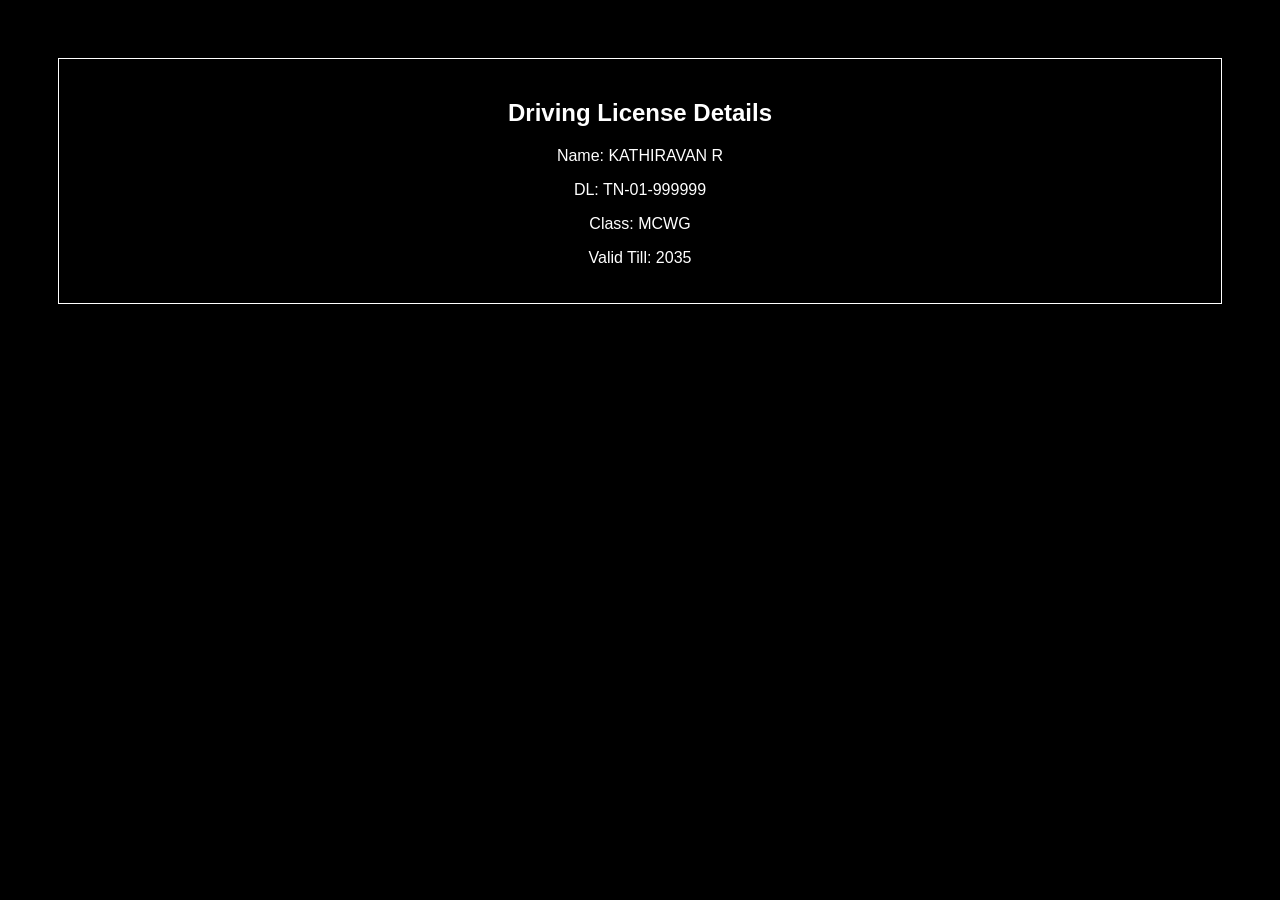
<file: License.html>
<!DOCTYPE html>
<html>
<head>
<title>License Details</title>
<style>
body {
  background: black;
  color: white;
  font-family: Arial;
  text-align: center;
  padding: 50px;
}
.box {
  border: 1px solid white;
  padding: 20px;
}
</style>
</head>
<body>

<div class="box">
  <h2>Driving License Details</h2>
  <p>Name: KATHIRAVAN R</p>
  <p>DL: TN-01-999999</p>
  <p>Class: MCWG</p>
  <p>Valid Till: 2035</p>
</div>

</body>
</html>
</file>
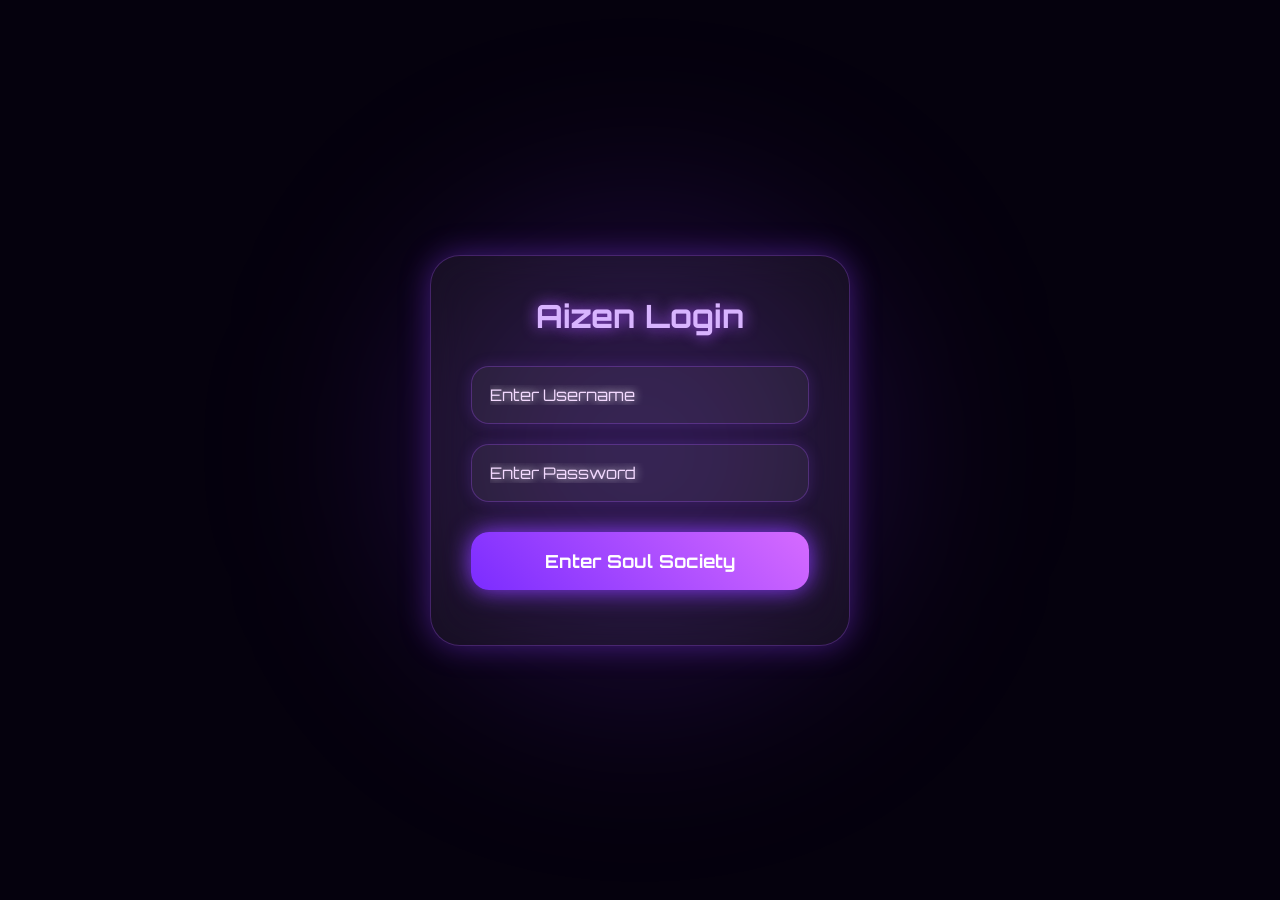
<file: loginpage.html>
<!DOCTYPE html>
<html lang="en">
<head>
<meta charset="UTF-8">
<meta name="viewport" content="width=device-width,initial-scale=1">
<title>Aizen Login</title>

<link href="https://fonts.googleapis.com/css2?family=Orbitron:wght@400;700&display=swap" rel="stylesheet">

<style>

*{
margin:0;
padding:0;
box-sizing:border-box;
font-family:'Orbitron',sans-serif;
}

body{
height:100vh;
display:flex;
justify-content:center;
align-items:center;
background:#05010d;
overflow:hidden;
}

/* background glow */

body::before{
content:"";
position:absolute;
width:500px;
height:500px;
border-radius:50%;
background:radial-gradient(circle,#8c3cff55,transparent);
filter:blur(100px);
}

.login-box{

width:420px;

padding:40px;

background:rgba(255,255,255,.05);

backdrop-filter:blur(20px);

border:1px solid rgba(168,85,255,.3);

border-radius:30px;

box-shadow:
0 0 30px #8c3cff66;

z-index:1;
}

h1{

text-align:center;

margin-bottom:30px;

color:#d8b4ff;

text-shadow:
0 0 15px #a855ff;
}

.input-box{

margin-bottom:20px;
}

input{

width:100%;

padding:18px;

border:none;

outline:none;

border-radius:18px;

background:rgba(255,255,255,.05);

border:1px solid rgba(168,85,255,.3);

color:white;

font-size:16px;

box-shadow:
0 0 15px rgba(140,60,255,.2);

}

input::placeholder{

color:#f3d9ff;

text-shadow:
0 0 10px white;
}

button{

width:100%;

padding:18px;

border:none;

border-radius:18px;

cursor:pointer;

font-size:18px;

font-weight:bold;

background:linear-gradient(
45deg,
#7b2cff,
#d66bff
);

color:white;

margin-top:10px;

box-shadow:
0 0 25px #8c3cff;
}

button:hover{

transform:translateY(-3px);

box-shadow:
0 0 40px #a855ff;
}

#error{

margin-top:15px;
text-align:center;
color:#ff4d6d;
}

</style>
</head>
<body>

<div class="login-box">

<h1>Aizen Login</h1>

<div class="input-box">
<input
type="text"
id="username"
placeholder="Enter Username"
autocomplete="off"
>
</div>

<div class="input-box">
<input
type="password"
id="password"
placeholder="Enter Password"
autocomplete="new-password"
>
</div>

<button onclick="login()">
Enter Soul Society
</button>

<p id="error"></p>

</div>

<script>

function login(){

const user =
document.getElementById("username").value;

const pass =
document.getElementById("password").value;

/* change username/password */

if(
user==="aizen"
&&
pass==="12345"
){
espadaApproved(user);

setTimeout(()=>{
    window.location.href="Aizenwebpage.html";
},1000);

}
else{

document.getElementById(
"error"
).innerText=
"Invalid Username or Password";

}

}
function espadaApproved(username){

    if(Notification.permission === "granted"){
        new Notification("Espada Team 🔥", {
            body: username + " is now officially approved into Espada!",
            icon: "https://i.imgur.com/your-icon.png"
        });
    }

    console.log(username + " approved into Espada");
}
window.onload = function(){

document.getElementById("username").value = "";
document.getElementById("password").value = "";

if(Notification.permission !== "granted"){
        Notification.requestPermission();
    }
}


</script>

</body>
</html>
</file>
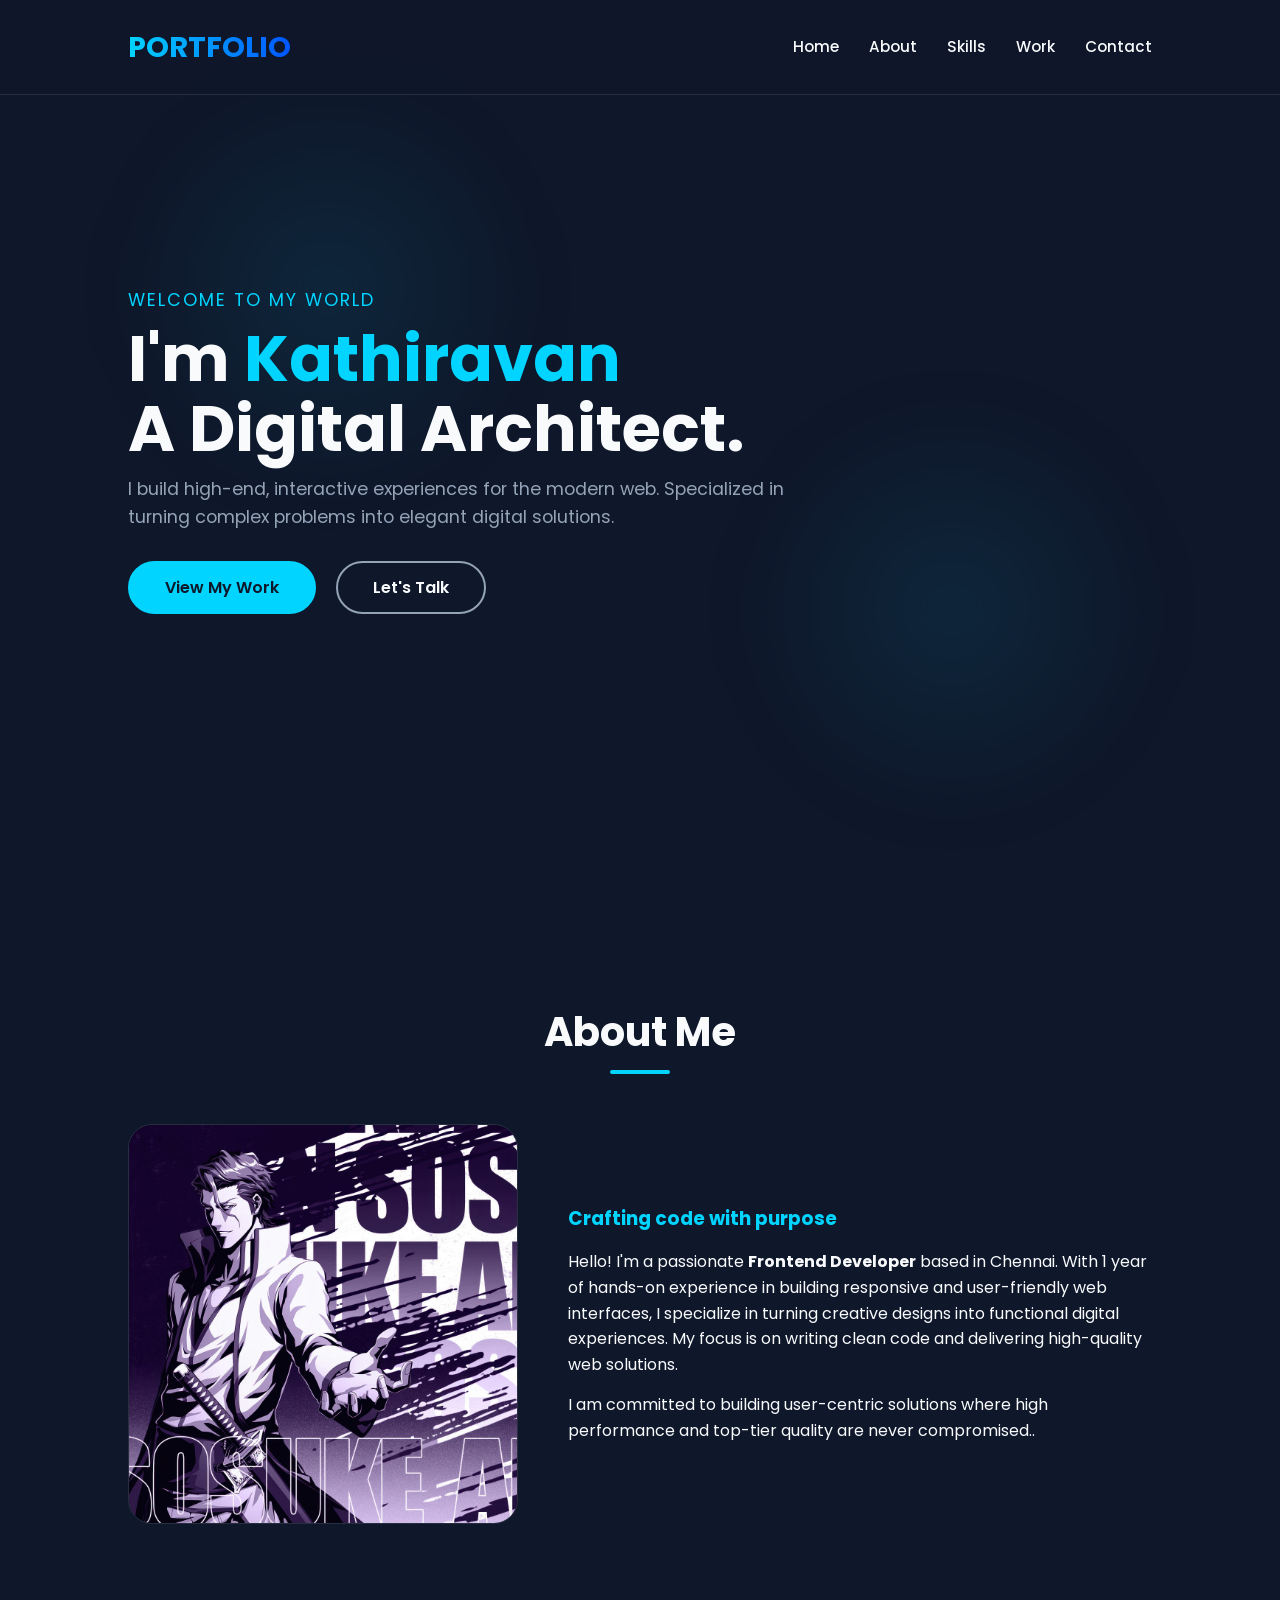
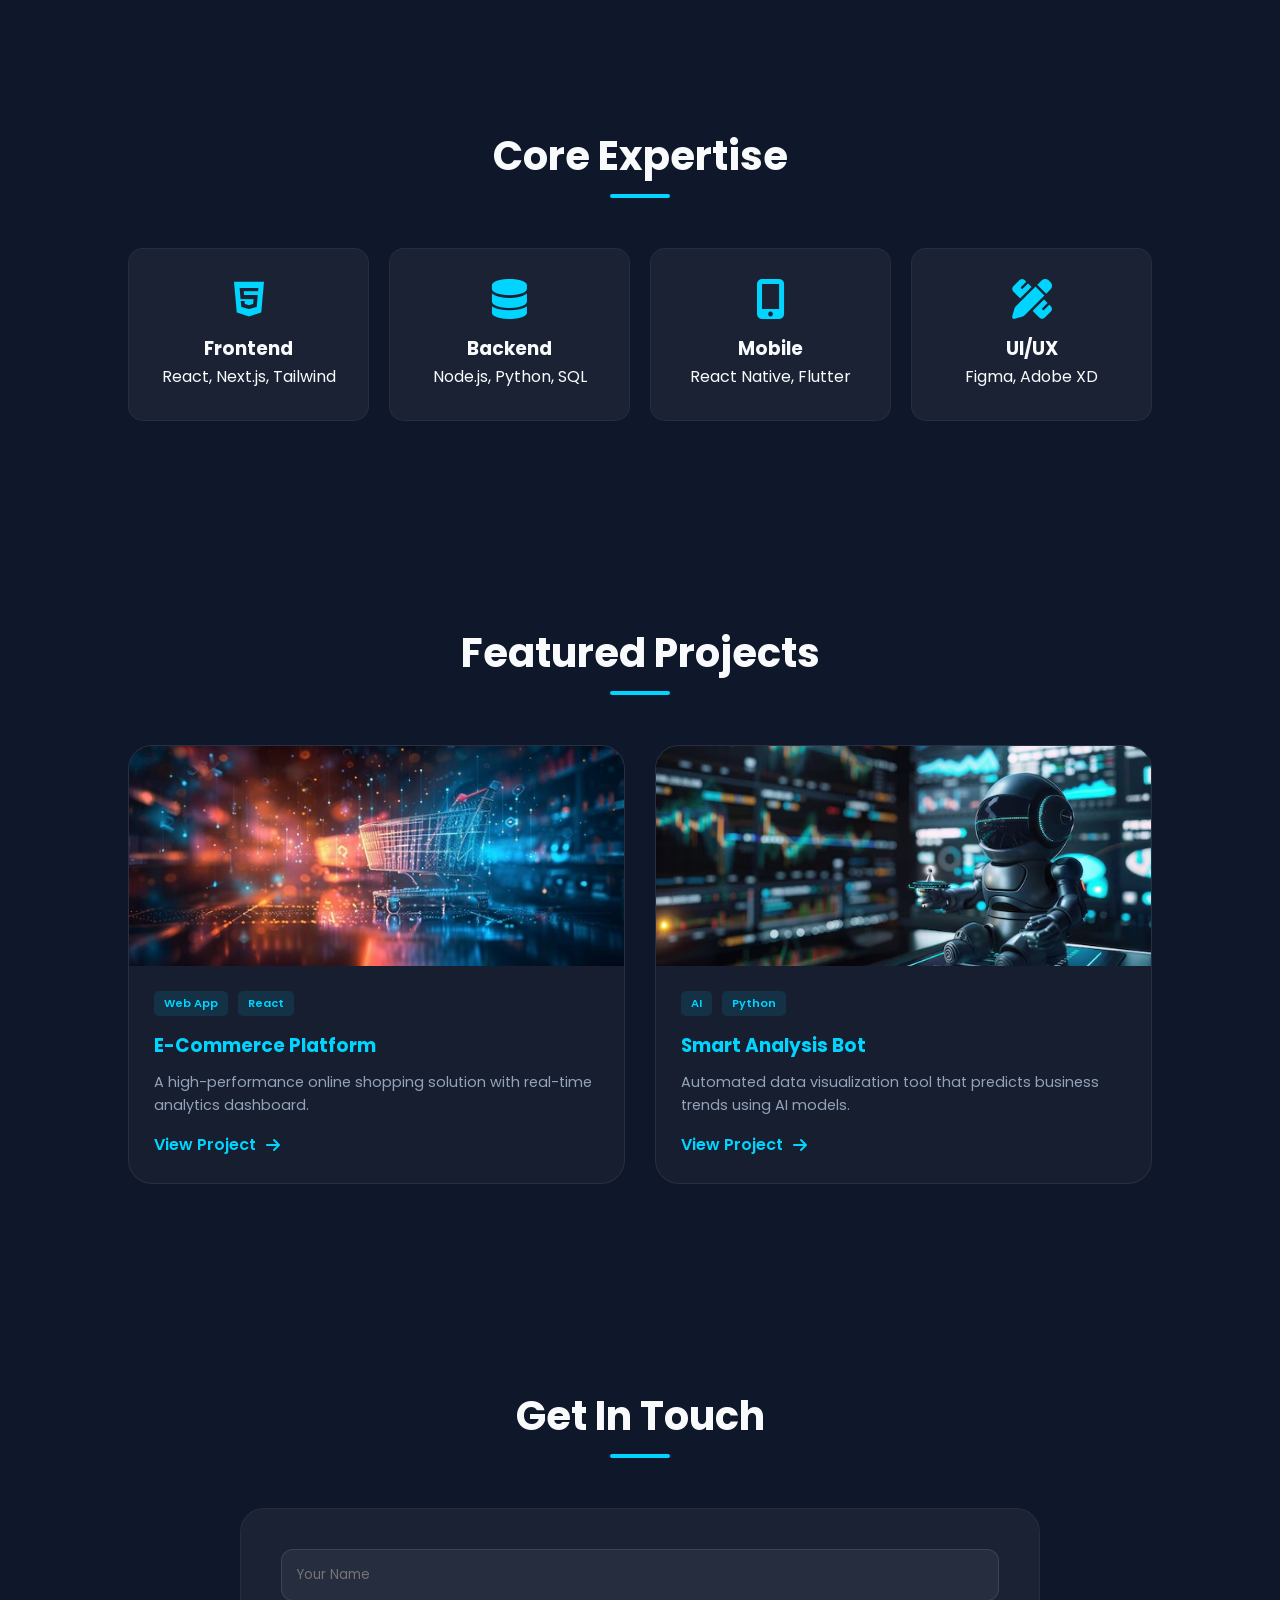
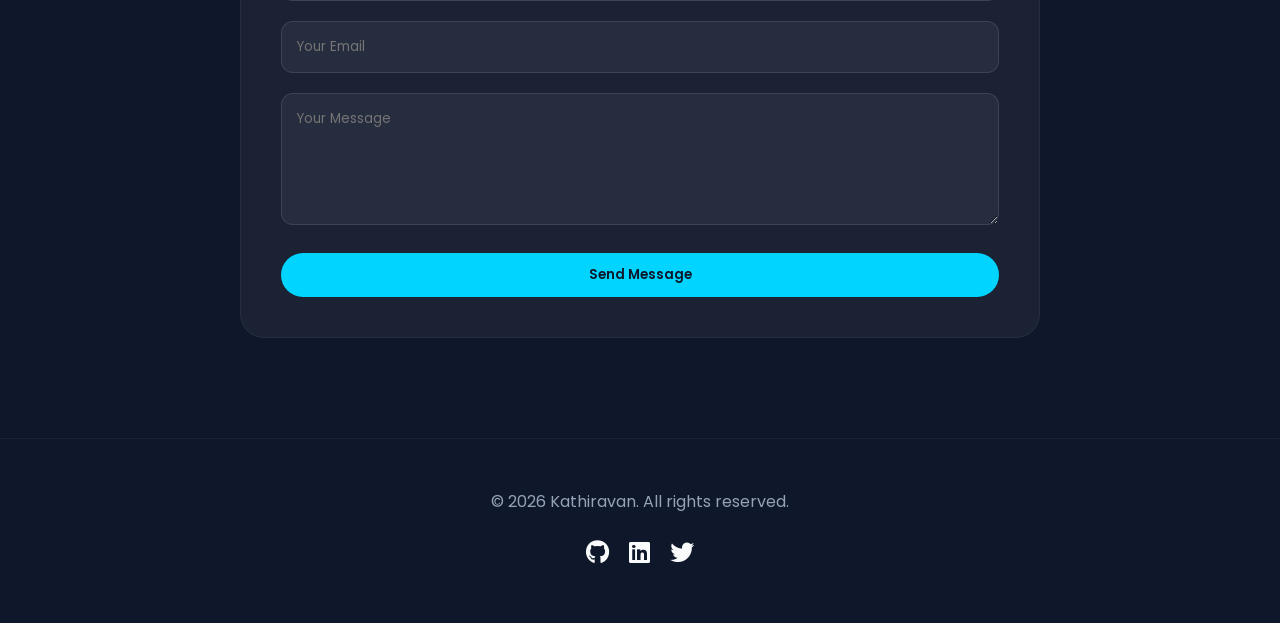
<file: portfolio.html>
<!DOCTYPE html>
<html lang="ta">
<head>
    <meta charset="UTF-8">
    <meta name="viewport" content="width=device-width, initial-scale=1.0">
    <title>Kathiravan | Professional Portfolio</title>
    <link href="https://fonts.googleapis.com/css2?family=Poppins:wght@300;400;600;700&display=swap" rel="stylesheet">
    <link rel="stylesheet" href="https://cdnjs.cloudflare.com/ajax/libs/font-awesome/6.0.0/css/all.min.css">
    
    <style>
        :root {
            --primary-color: #00d4ff;
            --secondary-color: #0055ff;
            --bg-dark: #0f172a;
            --card-bg: rgba(255, 255, 255, 0.05);
            --text-main: #f8fafc;
            --text-dim: #94a3b8;
            --transition: all 0.4s cubic-bezier(0.4, 0, 0.2, 1);
        }

        * {
            margin: 0;
            padding: 0;
            box-sizing: border-box;
            font-family: 'Poppins', sans-serif;
            scroll-behavior: smooth;
        }

        body {
            background-color: var(--bg-dark);
            color: var(--text-main);
            overflow-x: hidden;
            line-height: 1.6;
        }

        /* Custom Scrollbar */
        ::-webkit-scrollbar { width: 8px; }
        ::-webkit-scrollbar-track { background: var(--bg-dark); }
        ::-webkit-scrollbar-thumb { background: var(--secondary-color); border-radius: 10px; }

        /* Background Glow Effects */
        .blob {
            position: fixed;
            width: 400px;
            height: 400px;
            background: radial-gradient(circle, rgba(0, 212, 255, 0.1) 0%, rgba(0, 85, 255, 0) 70%);
            z-index: -1;
            filter: blur(50px);
            border-radius: 50%;
        }

        /* Header & Nav */
        header {
            position: fixed;
            top: 0;
            width: 100%;
            padding: 1.5rem 10%;
            display: flex;
            justify-content: space-between;
            align-items: center;
            z-index: 1000;
            backdrop-filter: blur(15px);
            background: rgba(15, 23, 42, 0.8);
            border-bottom: 1px solid rgba(255,255,255,0.1);
        }

        .logo {
            font-size: 1.8rem;
            font-weight: 700;
            background: linear-gradient(to right, var(--primary-color), var(--secondary-color));
            -webkit-background-clip: text;
            -webkit-text-fill-color: transparent;
        }

        nav ul {
            display: flex;
            list-style: none;
            gap: 30px;
        }

        nav a {
            text-decoration: none;
            color: var(--text-main);
            font-weight: 500;
            transition: var(--transition);
            font-size: 0.95rem;
        }

        nav a:hover { color: var(--primary-color); }

        /* Hero Section */
        .hero {
            height: 100vh;
            display: flex;
            align-items: center;
            padding: 0 10%;
            position: relative;
        }

        .hero-content { max-width: 700px; }
        .hero-content h4 { color: var(--primary-color); font-weight: 400; font-size: 1.1rem; letter-spacing: 2px; }
        .hero-content h1 { font-size: 4rem; margin: 10px 0; line-height: 1.1; }
        .hero-content p { color: var(--text-dim); font-size: 1.1rem; margin-bottom: 30px; }

        .highlight { color: var(--primary-color); }

        .btn-group { display: flex; gap: 20px; }
        .btn {
            padding: 12px 35px;
            border-radius: 50px;
            text-decoration: none;
            font-weight: 600;
            transition: var(--transition);
            display: inline-block;
        }

        .btn-primary { background: var(--primary-color); color: var(--bg-dark); border: 2px solid var(--primary-color); }
        .btn-primary:hover { background: transparent; color: var(--primary-color); box-shadow: 0 0 20px rgba(0, 212, 255, 0.4); }

        .btn-outline { border: 2px solid var(--text-dim); color: var(--text-main); }
        .btn-outline:hover { border-color: var(--primary-color); color: var(--primary-color); }

        /* Sections General */
        section { padding: 100px 10%; }
        .section-title {
            text-align: center;
            margin-bottom: 60px;
        }
        .section-title h2 { font-size: 2.5rem; position: relative; display: inline-block; }
        .section-title h2::after {
            content: '';
            position: absolute;
            bottom: -10px;
            left: 50%;
            transform: translateX(-50%);
            width: 60px;
            height: 4px;
            background: var(--primary-color);
            border-radius: 2px;
        }

        /* About Section */
        .about-container {
            display: grid;
            grid-template-columns: 1fr 1.5fr;
            gap: 50px;
            align-items: center;
        }
        .about-img {
            width: 100%;
            height: 400px;
            object-fit: cover;
            border-radius: 24px;
            border: 1px solid rgba(255,255,255,0.1);
            transition: var(--transition);
        }
        .about-img:hover { transform: scale(1.02); border-color: var(--primary-color); }

        /* Skills Grid */
        .skills-grid {
            display: grid;
            grid-template-columns: repeat(auto-fit, minmax(150px, 1fr));
            gap: 20px;
        }
        .skill-card {
            background: var(--card-bg);
            padding: 30px;
            border-radius: 15px;
            text-align: center;
            border: 1px solid rgba(255,255,255,0.05);
            transition: var(--transition);
        }
        .skill-card:hover {
            transform: translateY(-10px);
            background: rgba(255,255,255,0.1);
            border-color: var(--primary-color);
        }
        .skill-card i { font-size: 2.5rem; color: var(--primary-color); margin-bottom: 15px; }

        /* Project Cards - New Design */
        .project-grid {
            display: grid;
            grid-template-columns: repeat(auto-fit, minmax(320px, 1fr));
            gap: 30px;
        }
        .project-card {
            background: rgba(255, 255, 255, 0.03);
            border-radius: 24px;
            overflow: hidden;
            border: 1px solid rgba(255, 255, 255, 0.08);
            transition: all 0.5s cubic-bezier(0.4, 0, 0.2, 1);
            position: relative;
        }
        .project-card:hover {
            transform: translateY(-15px);
            background: rgba(255, 255, 255, 0.07);
            border-color: var(--primary-color);
            box-shadow: 0 20px 40px rgba(0, 212, 255, 0.15);
        }
        .project-img-container {
            height: 220px;
            overflow: hidden;
            background: #1e293b;
        }
        .project-img-container img {
            width: 100%;
            height: 100%;
            object-fit: cover;
            transition: transform 0.6s ease;
        }
        .project-card:hover .project-img-container img { transform: scale(1.1); }
        
        .project-info { padding: 25px; }
        .project-info h3 { margin-bottom: 10px; color: var(--primary-color); }
        .project-info p { font-size: 0.9rem; color: var(--text-dim); margin-bottom: 15px; }
        
        .tags { display: flex; gap: 10px; margin-bottom: 15px; }
        .tags span { font-size: 0.7rem; background: rgba(0,212,255,0.1); color: var(--primary-color); padding: 4px 10px; border-radius: 5px; font-weight: 600; }
        
        .project-link {
            display: inline-flex;
            align-items: center;
            gap: 10px;
            color: var(--primary-color);
            text-decoration: none;
            font-weight: 600;
            transition: 0.3s;
        }
        .project-link:hover { gap: 15px; text-shadow: 0 0 10px var(--primary-color); }

        /* Contact Form */
        .contact-container {
            background: var(--card-bg);
            padding: 40px;
            border-radius: 24px;
            max-width: 800px;
            margin: auto;
            border: 1px solid rgba(255,255,255,0.05);
        }
        .form-group { margin-bottom: 20px; }
        input, textarea {
            width: 100%;
            padding: 15px;
            background: rgba(255,255,255,0.05);
            border: 1px solid rgba(255,255,255,0.1);
            border-radius: 12px;
            color: white;
            outline: none;
            transition: 0.3s;
        }
        input:focus, textarea:focus { border-color: var(--primary-color); background: rgba(255,255,255,0.1); }

        footer {
            text-align: center;
            padding: 50px;
            border-top: 1px solid rgba(255,255,255,0.05);
            color: var(--text-dim);
        }

        /* Animations */
        [data-reveal] { opacity: 0; transform: translateY(30px); transition: 1s all ease; }
        .active-reveal { opacity: 1; transform: translateY(0); }

        @media (max-width: 768px) {
            .hero-content h1 { font-size: 2.8rem; }
            nav ul { display: none; }
            .about-container { grid-template-columns: 1fr; }
            .about-img { height: 300px; }
        }
    </style>
</head>
<body>

    <div class="blob" style="top: 10%; left: 10%;"></div>
    <div class="blob" style="bottom: 10%; right: 10%;"></div>

    <header>
        <div class="logo">PORTFOLIO</div>
        <nav>
            <ul>
                <li><a href="#hero">Home</a></li>
                <li><a href="#about">About</a></li>
                <li><a href="#skills">Skills</a></li>
                <li><a href="#projects">Work</a></li>
                <li><a href="#contact">Contact</a></li>
            </ul>
        </nav>
    </header>

    <section id="hero" class="hero">
        <div class="hero-content">
            <h4>WELCOME TO MY WORLD</h4>
            <h1>I'm <span class="highlight">Kathiravan</span><br>A Digital Architect.</h1>
            <p>I build high-end, interactive experiences for the modern web. Specialized in turning complex problems into elegant digital solutions.</p>
            <div class="btn-group">
                <a href="#projects" class="btn btn-primary">View My Work</a>
                <a href="#contact" class="btn btn-outline">Let's Talk</a>
            </div>
        </div>
    </section>

    <section id="about" data-reveal>
        <div class="section-title">
            <h2>About Me</h2>
        </div>
        <div class="about-container">
            <img src="AIZEN.jpg" alt="Kathiravan" class="about-img">
            <div class="about-text">
                <h3 style="color: var(--primary-color); margin-bottom: 15px;">Crafting code with purpose</h3>
                <p>Hello! I'm a passionate <b>Frontend Developer</b> based in Chennai. With 1 year of hands-on experience in building responsive and user-friendly web interfaces, I specialize in turning creative designs into functional digital experiences. My focus is on writing clean code and delivering high-quality web solutions.</p>
                <p style="margin-top: 15px;">I am committed to building user-centric solutions where high performance and top-tier quality are never compromised..</p>
            </div>
        </div>
    </section>

    <section id="skills" data-reveal>
        <div class="section-title">
            <h2>Core Expertise</h2>
        </div>
        <div class="skills-grid">
            <div class="skill-card">
                <i class="fab fa-html5"></i>
                <h3>Frontend</h3>
                <p>React, Next.js, Tailwind</p>
            </div>
            <div class="skill-card">
                <i class="fas fa-database"></i>
                <h3>Backend</h3>
                <p>Node.js, Python, SQL</p>
            </div>
            <div class="skill-card">
                <i class="fas fa-mobile-alt"></i>
                <h3>Mobile</h3>
                <p>React Native, Flutter</p>
            </div>
            <div class="skill-card">
                <i class="fas fa-pencil-ruler"></i>
                <h3>UI/UX</h3>
                <p>Figma, Adobe XD</p>
            </div>
        </div>
    </section>

    <section id="projects" data-reveal>
        <div class="section-title">
            <h2>Featured Projects</h2>
        </div>
        <div class="project-grid">
            <div class="project-card">
                <div class="project-img-container">
                    <img src="e commerce.jpg" alt="Project 1">
                </div>
                <div class="project-info">
                    <div class="tags"><span>Web App</span><span>React</span></div>
                    <h3>E-Commerce Platform</h3>
                    <p>A high-performance online shopping solution with real-time analytics dashboard.</p>
                    <a href="aizen.html" class="project-link">View Project <i class="fas fa-arrow-right"></i></a>
                </div>
            </div>

            <div class="project-card">
                <div class="project-img-container">
                    <img src="smart-bot-analysis_1034820-30692.avif" alt="Project 2">
                </div>
                <div class="project-info">
                    <div class="tags"><span>AI</span><span>Python</span></div>
                    <h3>Smart Analysis Bot</h3>
                    <p>Automated data visualization tool that predicts business trends using AI models.</p>
                    <a href="#" class="project-link">View Project <i class="fas fa-arrow-right"></i></a>
                </div>
            </div>
        </div>
    </section>

    <section id="contact" data-reveal>
        <div class="section-title">
            <h2>Get In Touch</h2>
        </div>
        <div class="contact-container">
            <form>
                <div class="form-group">
                    <input type="text" placeholder="Your Name" required>
                </div>
                <div class="form-group">
                    <input type="email" placeholder="Your Email" required>
                </div>
                <div class="form-group">
                    <textarea rows="5" placeholder="Your Message" required></textarea>
                </div>
                <button type="submit" class="btn btn-primary" style="width: 100%; border: none; cursor: pointer;">Send Message</button>
            </form>
        </div>
    </section>

    <footer>
        <p>&copy; 2026 Kathiravan. All rights reserved.</p>
        <div style="margin-top: 20px; font-size: 1.5rem; display: flex; justify-content: center; gap: 20px;">
            <a href="#" style="color: var(--text-main);"><i class="fab fa-github"></i></a>
            <a href="#" style="color: var(--text-main);"><i class="fab fa-linkedin"></i></a>
            <a href="#" style="color: var(--text-main);"><i class="fab fa-twitter"></i></a>
        </div>
    </footer>

    <script>
        // Reveal on scroll logic
        const observerOptions = { threshold: 0.1 };
        const observer = new IntersectionObserver((entries) => {
            entries.forEach(entry => {
                if (entry.isIntersecting) {
                    entry.target.classList.add('active-reveal');
                }
            });
        }, observerOptions);

        document.querySelectorAll('[data-reveal]').forEach(el => observer.observe(el));
    </script>
</body>
</html>
</file>
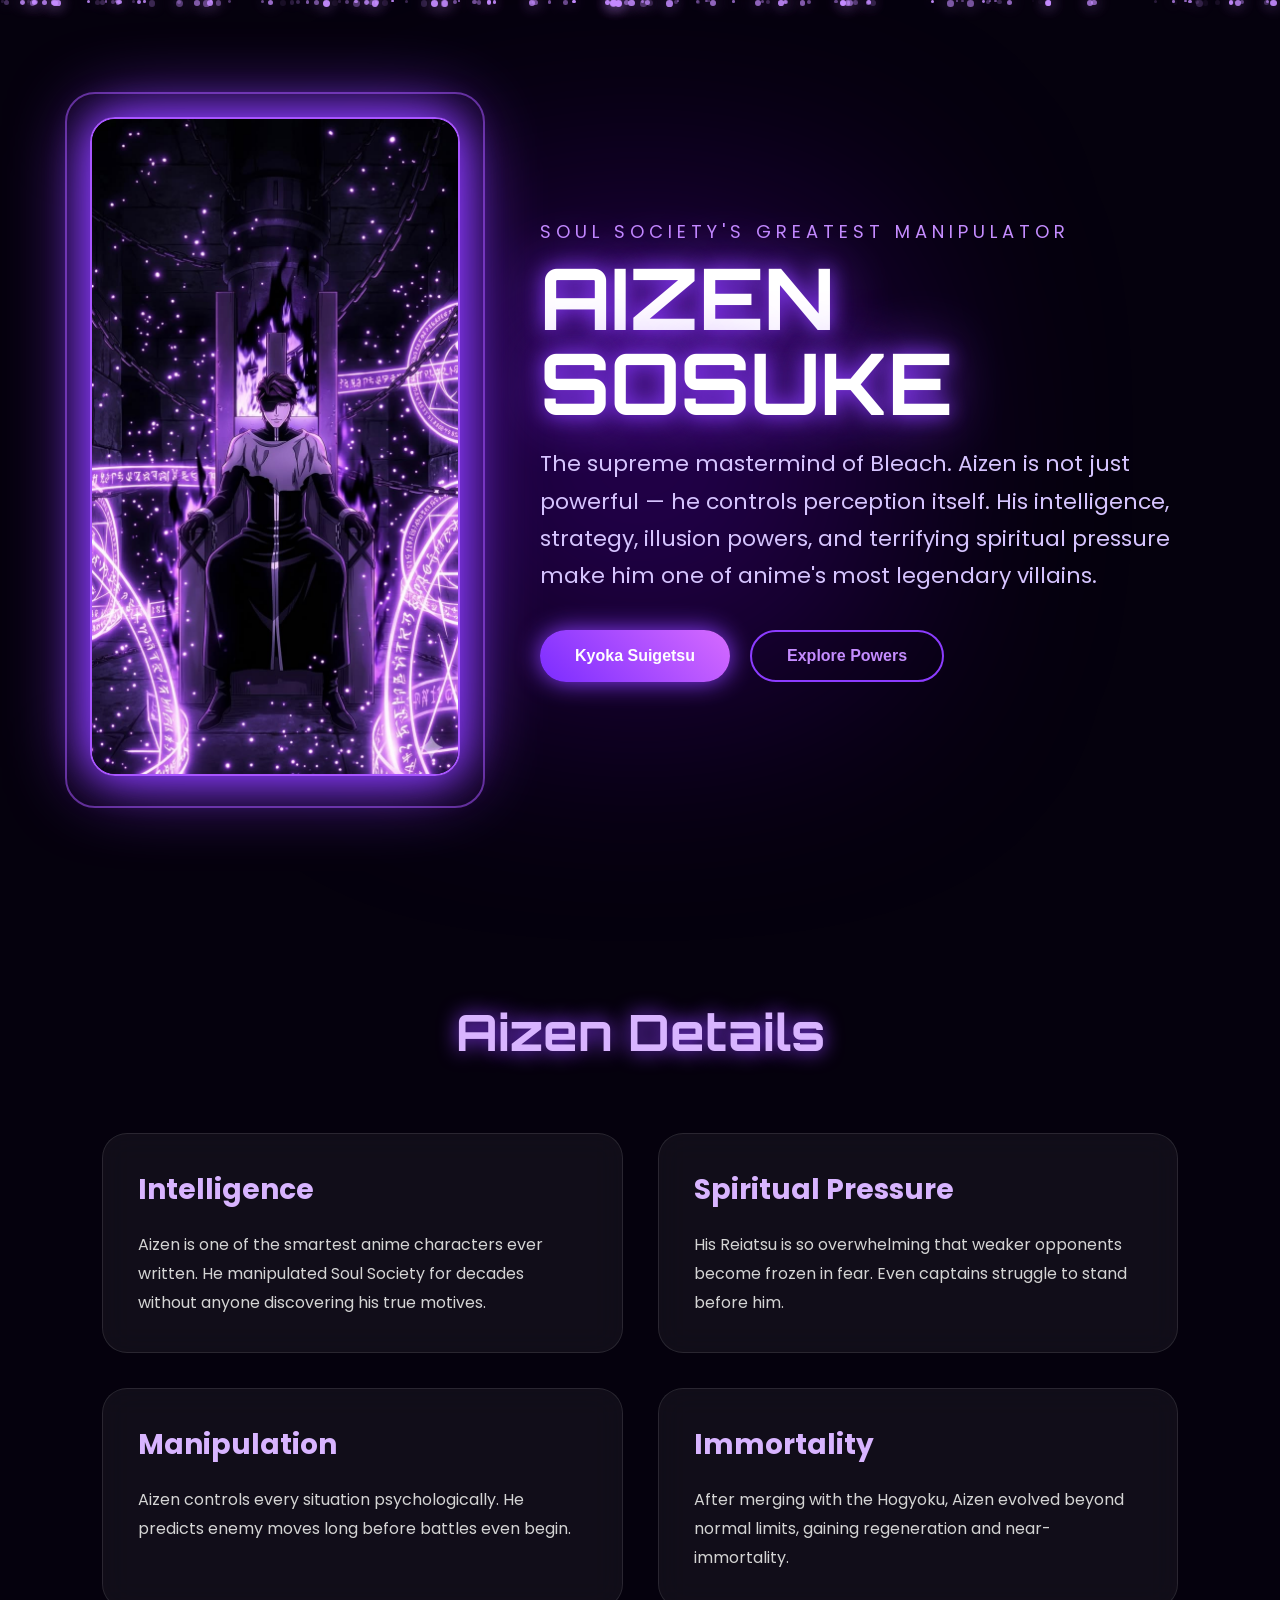
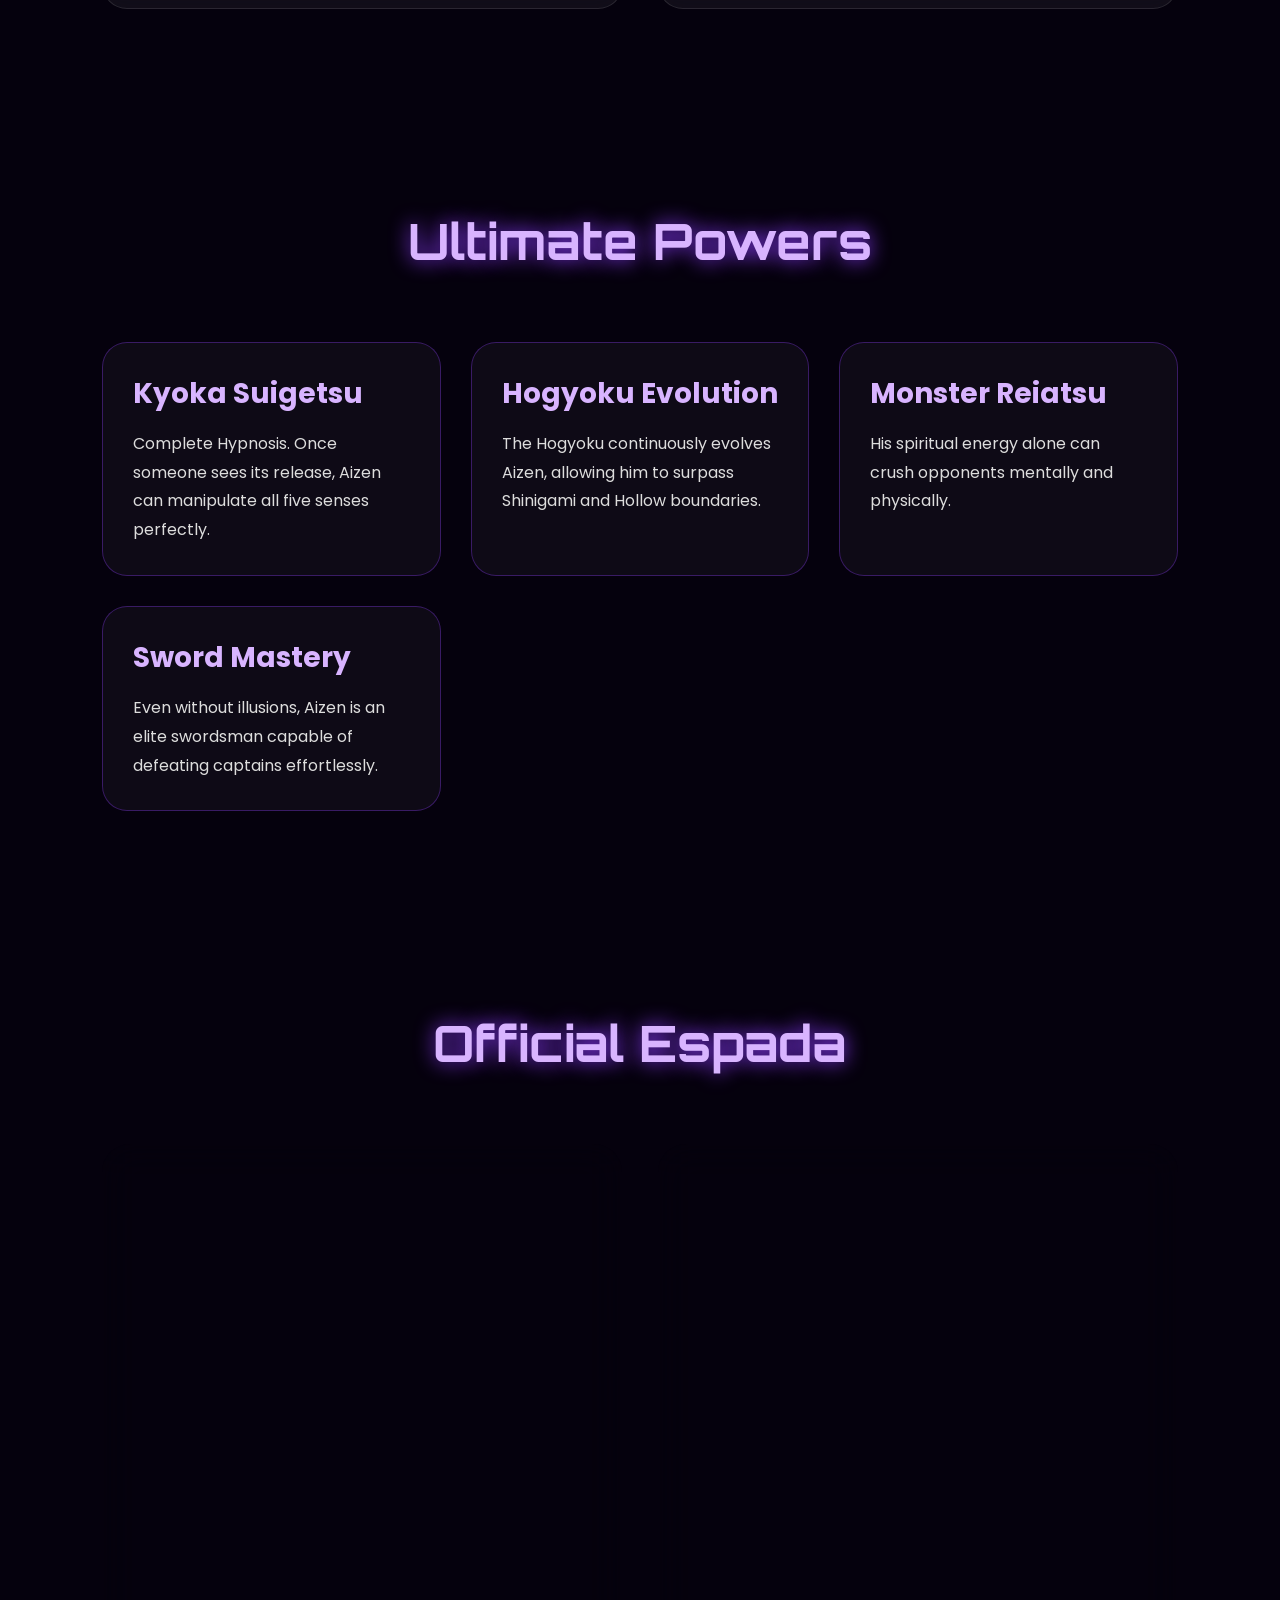
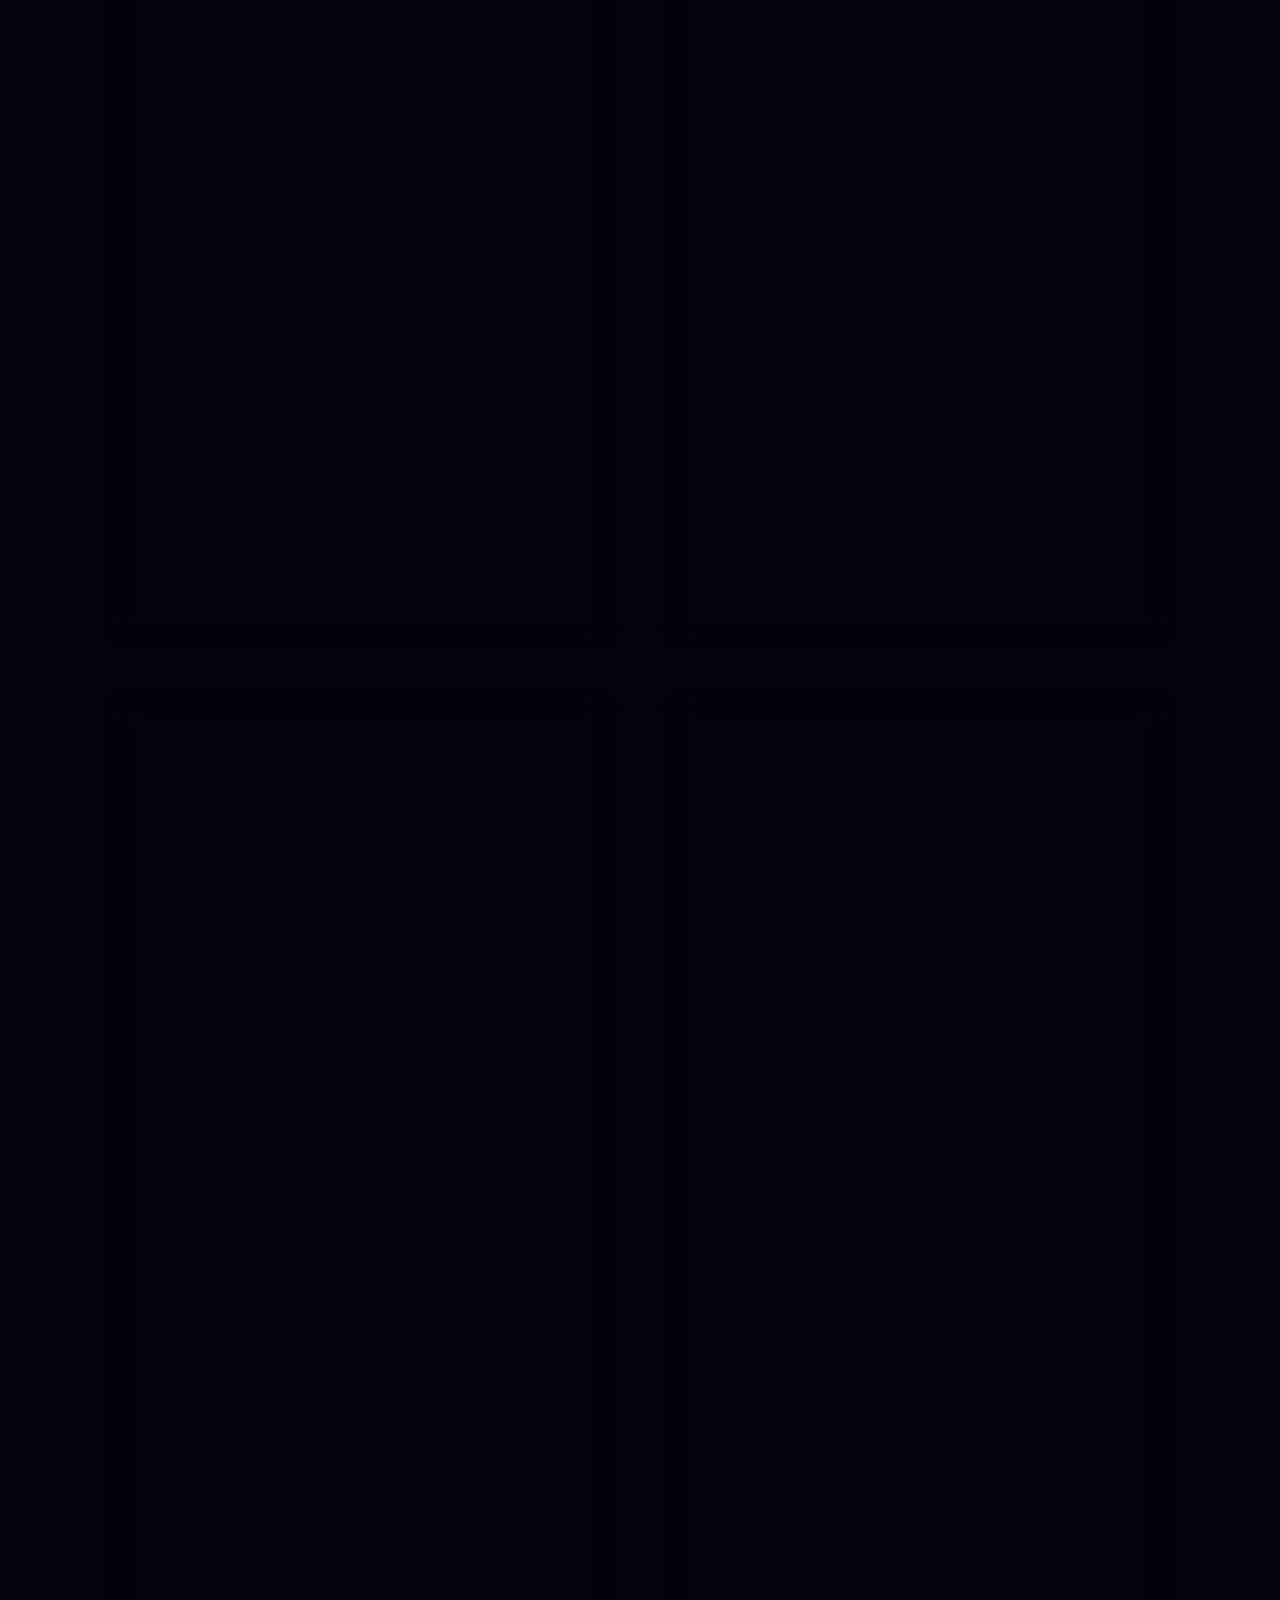
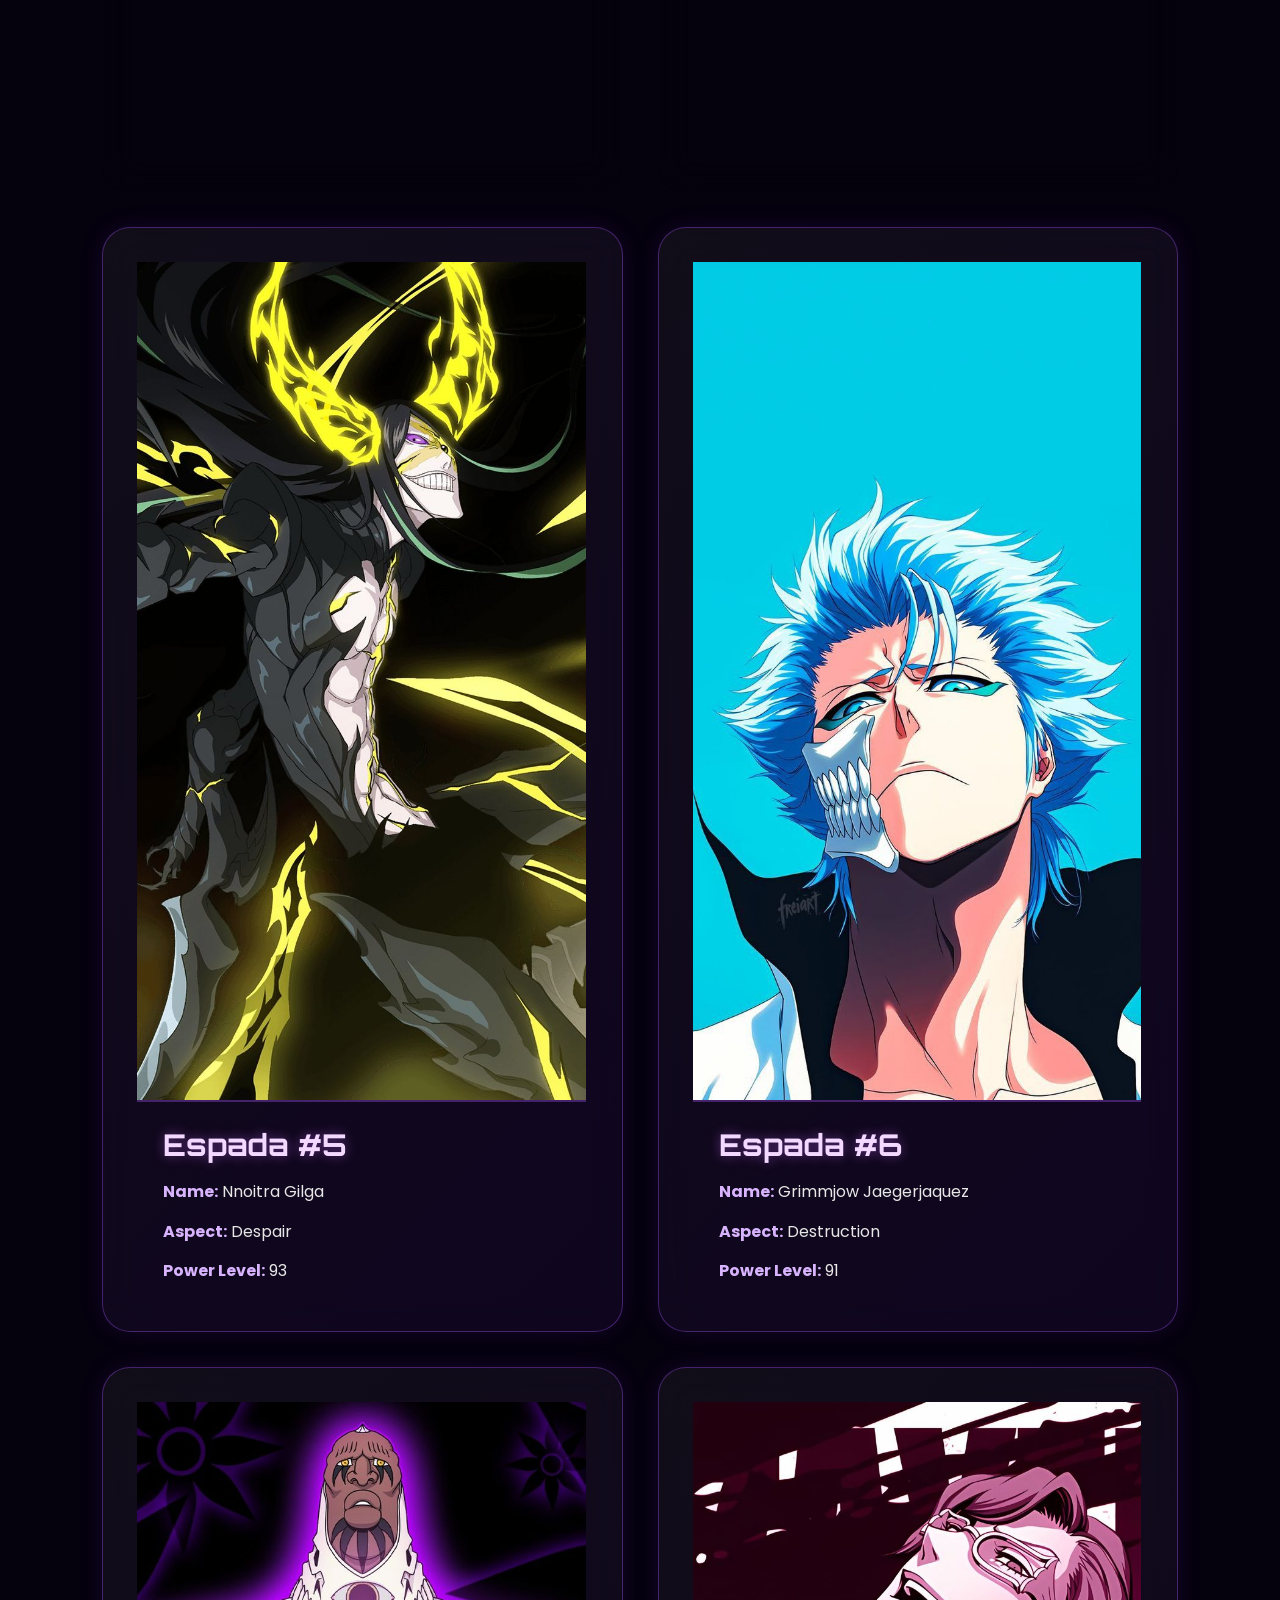
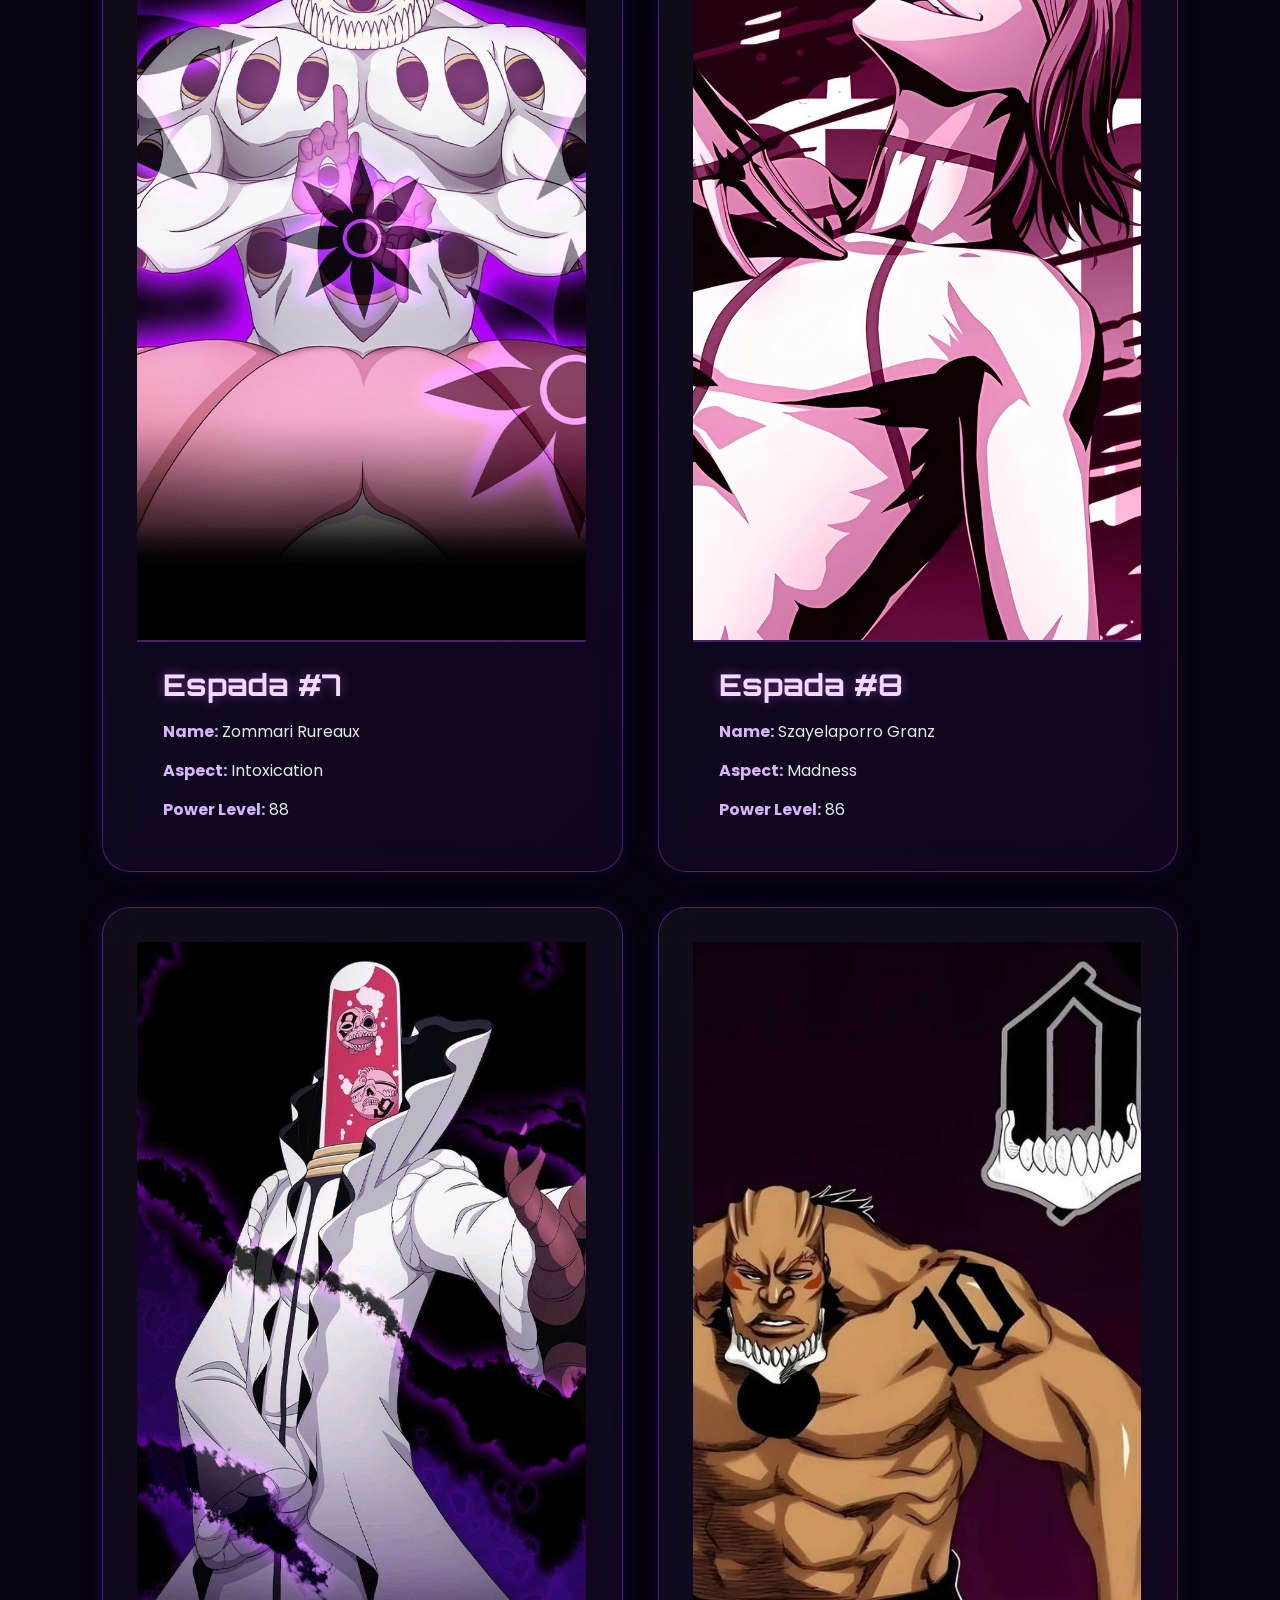
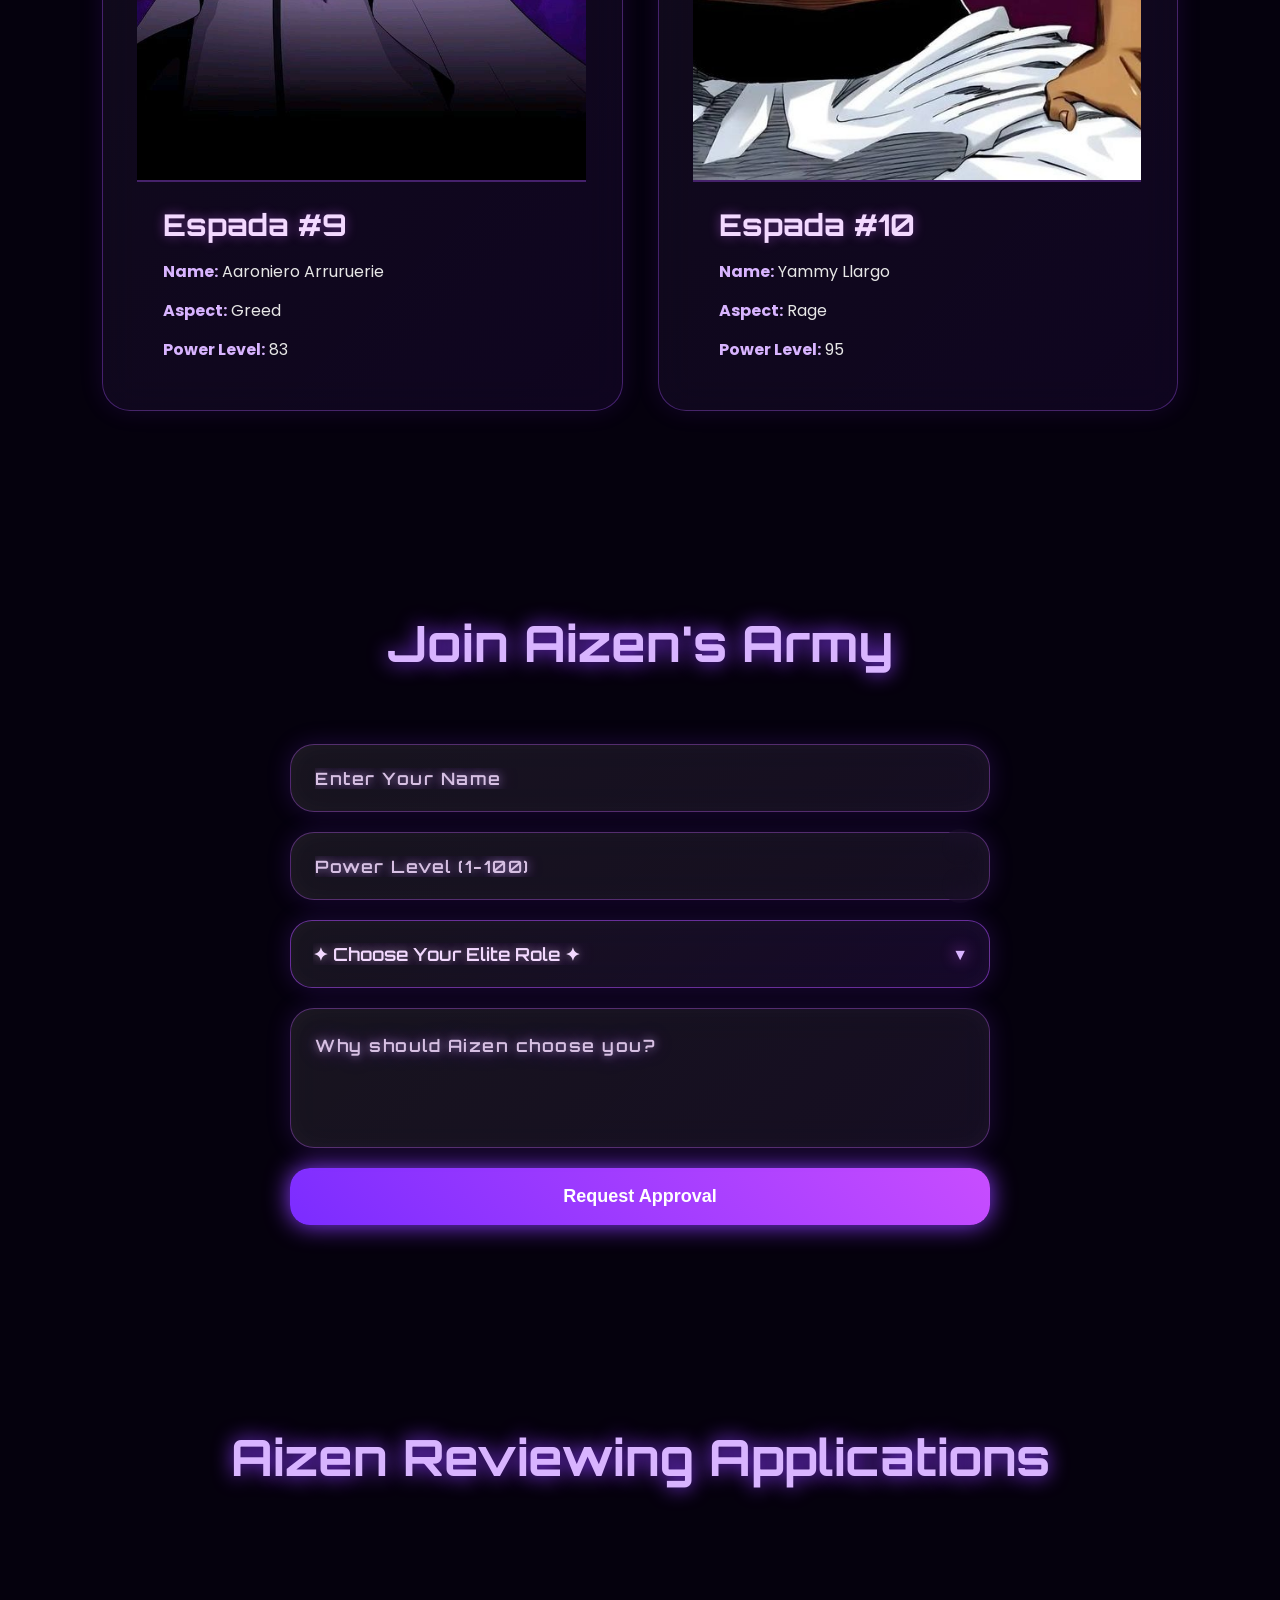
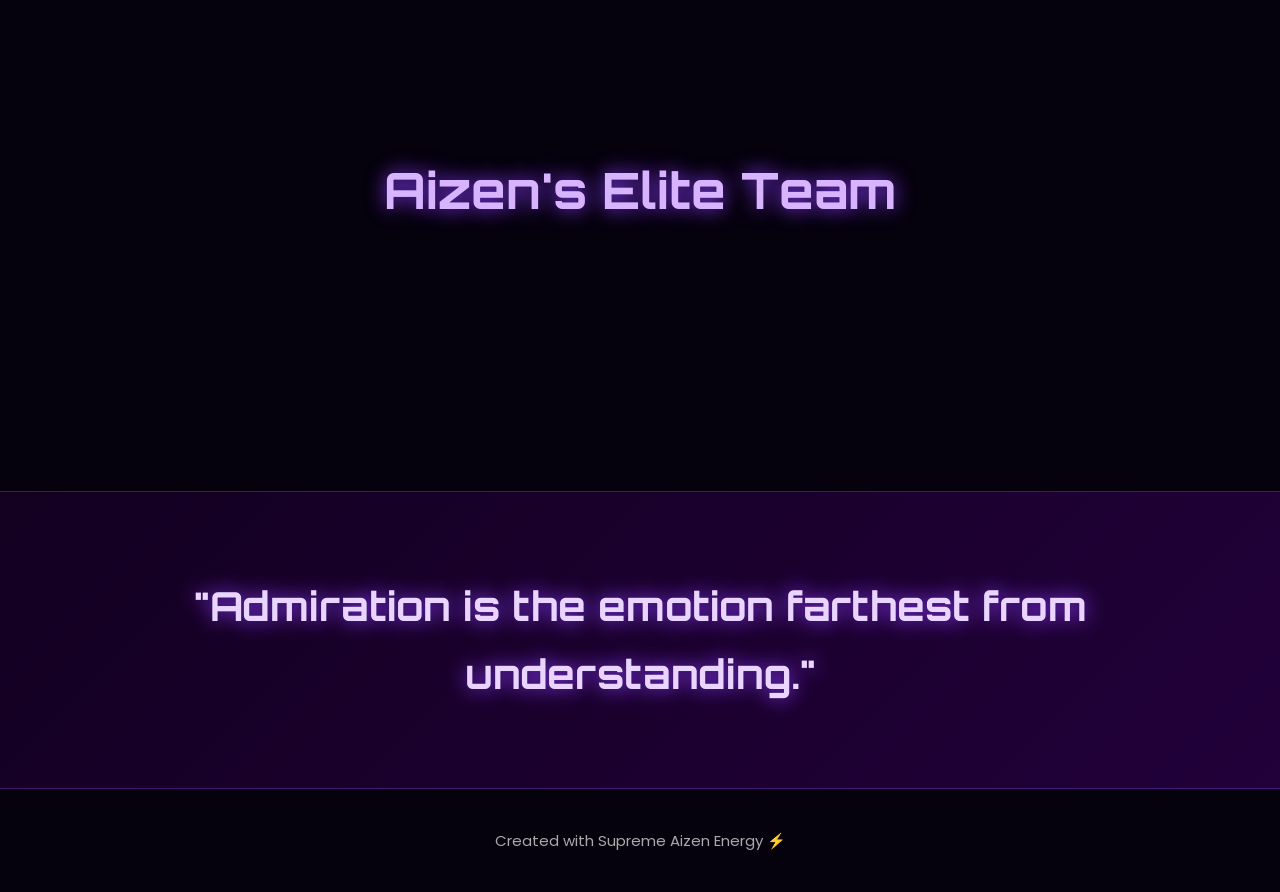
<file: sample2.html>
<!DOCTYPE html>
<html lang="en">
<head>
  <meta charset="UTF-8" />
  <meta name="viewport" content="width=device-width, initial-scale=1.0"/>
  <title>Aizen Sosuke | Supreme Illusion</title>
  <link href="https://fonts.googleapis.com/css2?family=Orbitron:wght@400;600;800&family=Poppins:wght@300;400;500;700&display=swap" rel="stylesheet">
  <style>
    *{ margin:0; padding:0; box-sizing:border-box; scroll-behavior:smooth; }
    body{ background:#05010d; color:white; overflow-x:hidden; font-family:'Poppins',sans-serif; }
    ::placeholder{ color:#d8b4ff; opacity:0.7; }
    ::-webkit-scrollbar{ width:10px; }
    ::-webkit-scrollbar-thumb{ background:#8c3cff; border-radius:10px; }
    .bg-particles{ position:fixed; width:100%; height:100%; z-index:-3; overflow:hidden; }
    .particle{ position:absolute; width:4px; height:4px; border-radius:50%; background:#c58cff; box-shadow:0 0 15px #c58cff; animation:float 10s linear infinite; }
    @keyframes float{ 0%{ transform:translateY(100vh) scale(0); opacity:0; } 30%{ opacity:1; } 100%{ transform:translateY(-120vh) scale(1.5); opacity:0; } }
    .hero{ min-height:100vh; display:flex; justify-content:center; align-items:center; padding:50px; position:relative; }
    .hero::before{ content:''; position:absolute; width:600px; height:600px; background:radial-gradient(circle,#7a00ff55,#00000000); filter:blur(100px); z-index:-1; }
    .hero-container{ display:flex; align-items:center; justify-content:center; gap:80px; flex-wrap:wrap; }
    .image-box{ position:relative; animation:floatImage 5s ease-in-out infinite; }
    @keyframes floatImage{ 0%,100%{ transform:translateY(0px); } 50%{ transform:translateY(-15px); } }
    .image-box img{ width:370px; border-radius:25px; border:2px solid #a855ff; box-shadow:0 0 40px #8c3cff,0 0 80px #8c3cff; }
    .magic-ring{ position:absolute; inset:-25px; border:2px solid #a855ff88; border-radius:30px; animation:rotate 10s linear infinite; }
    @keyframes rotate{ from{ transform:rotate(0deg); } to{ transform:rotate(360deg); } }
    .content{ max-width:650px; }
    .tag{ color:#c58cff; font-size:18px; letter-spacing:5px; margin-bottom:10px; text-transform:uppercase; }
    .title{ font-size:85px; line-height:1; font-family:'Orbitron',sans-serif; text-shadow:0 0 20px #8c3cff,0 0 60px #8c3cff; }
    .subtitle{ margin-top:20px; font-size:22px; color:#d6c4ff; line-height:1.7; }
    .btn-group{ margin-top:35px; display:flex; gap:20px; flex-wrap:wrap; }
    .btn{ padding:15px 35px; border:none; border-radius:50px; font-size:16px; cursor:pointer; transition:.4s; position:relative; overflow:hidden; font-weight:600; }
    .btn-primary{ background:linear-gradient(45deg,#7b2cff,#d66bff); color:white; box-shadow:0 0 25px #8c3cff; }
    .btn-primary:hover{ transform:translateY(-5px) scale(1.05); box-shadow:0 0 50px #a855ff; }
    .btn-secondary{ background:transparent; color:#c58cff; border:2px solid #8c3cff; }
    .btn-secondary:hover{ background:#8c3cff; color:white; transform:translateY(-5px); }
    .section{ padding:100px 8%; position:relative; }
    .section-title{ text-align:center; font-size:50px; margin-bottom:70px; font-family:'Orbitron',sans-serif; color:#d8b4ff; text-shadow:0 0 20px #8c3cff; }
    .cards{ display:grid; grid-template-columns:repeat(auto-fit,minmax(420px,1fr)); gap:35px; }
    .card{ background:rgba(255,255,255,0.05); backdrop-filter:blur(15px); border:1px solid rgba(255,255,255,0.1); border-radius:25px; padding:35px; transition:.4s; position:relative; overflow:hidden; }
    .card::before{ content:''; position:absolute; inset:0; background:linear-gradient(135deg,#8c3cff22,#ffffff00); opacity:0; transition:.5s; }
    .card:hover::before{ opacity:1; }
    .card:hover{ transform:translateY(-10px) scale(1.03); box-shadow:0 0 35px #8c3cff66; border-color:#a855ff; }
    .card h2{ margin-bottom:20px; color:#d8b4ff; font-size:28px; }
    .card p{ color:#d4d4d4; line-height:1.8; }
    .powers{ display:grid; grid-template-columns:repeat(auto-fit,minmax(300px,1fr)); gap:30px; }
    .power-box{ padding:30px; border-radius:25px; background:rgba(255,255,255,0.04); border:1px solid #8c3cff55; position:relative; overflow:hidden; transition:.5s; }
    .power-box:hover{ transform:translateY(-8px); box-shadow:0 0 30px #8c3cff77; }
    .power-box h3{ color:#d8b4ff; margin-bottom:15px; font-size:28px; }
    .power-box p{ color:#ddd; line-height:1.8; }
    .quote{ margin-top:100px; text-align:center; padding:80px 20px; background:linear-gradient(135deg,#130021,#22003a); border-top:1px solid #8c3cff55; border-bottom:1px solid #8c3cff55; position:relative; }
    .quote h1{ font-size:40px; line-height:1.7; color:#e9d5ff; font-family:'Orbitron',sans-serif; text-shadow:0 0 20px #8c3cff; }
    footer{ padding:40px; text-align:center; color:#aaa; font-size:15px; }
    @media(max-width:900px){
      .title{ font-size:60px; }
      .hero-container{ flex-direction:column; }
      .image-box img{ width:300px; }
      .content{ text-align:center; }
      .btn-group{ justify-content:center; }
      .quote h1{ font-size:28px; }
    }
    .recruit-box{ display:flex; justify-content:center; }
    #joinForm{ width:100%; max-width:700px; display:flex; flex-direction:column; gap:20px; }
    #joinForm input, #joinForm textarea{ width:100%; padding:22px 24px; border-radius:24px; border:1px solid rgba(200,100,255,0.35); background:linear-gradient(135deg,rgba(255,255,255,0.08),rgba(140,60,255,0.10)); color:#ffffff; font-size:18px; font-weight:500; letter-spacing:0.5px; outline:none; backdrop-filter:blur(18px); box-shadow:0 0 25px rgba(140,60,255,0.18),inset 0 0 25px rgba(255,255,255,0.03); transition:0.45s; position:relative; }
    #joinForm input::placeholder, #joinForm textarea::placeholder{ color:#e9c9ff; opacity:0.72; font-weight:500; letter-spacing:1px; }
    #joinForm input:hover, #joinForm textarea:hover{ transform:translateY(-3px); border-color:#d66bff; box-shadow:0 0 35px rgba(168,85,255,0.45),0 0 80px rgba(140,60,255,0.18); }
    #joinForm input:focus, #joinForm textarea:focus{ border-color:#f0abff; transform:scale(1.015); box-shadow:0 0 45px #d66bff,0 0 90px rgba(140,60,255,0.35),inset 0 0 25px rgba(255,255,255,0.04); }
    #joinForm textarea{ min-height:140px; resize:none; line-height:1.8; }
    #joinForm button{ padding:18px; border:none; border-radius:20px; background:linear-gradient(45deg,#7b2cff,#c84dff); color:white; font-size:18px; cursor:pointer; transition:.4s; font-weight:bold; box-shadow:0 0 25px #8c3cff; }
    #joinForm button:hover{ transform:translateY(-5px); box-shadow:0 0 45px #a855ff; }
    .application-card{ background:rgba(255,255,255,0.05); border:1px solid #8c3cff55; border-radius:25px; padding:30px; backdrop-filter:blur(15px); transition:.4s; }
    .application-card:hover{ transform:translateY(-10px); box-shadow:0 0 35px #8c3cff88; }
    .application-card h2{ color:#d8b4ff; margin-bottom:15px; }
    .application-card p{ color:#ddd; margin-bottom:10px; line-height:1.7; }
    .approve-btn{ margin-top:20px; padding:12px 25px; border:none; border-radius:15px; background:#8c3cff; color:white; cursor:pointer; font-weight:bold; transition:.4s; }
    .approve-btn:hover{ background:#b14dff; transform:scale(1.05); }
    .reject-btn{ margin-top:20px; padding:12px 25px; border:none; border-radius:15px; background:linear-gradient(45deg,#ff2e63,#ff004c); color:white; cursor:pointer; font-weight:bold; font-size:15px; transition:0.4s; box-shadow:0 0 20px #ff2e6388; }
    .reject-btn:hover{ transform:translateY(-4px) scale(1.05); background:linear-gradient(45deg,#ff004c,#ff4d6d); box-shadow:0 0 35px #ff004c; }
    .button-group{ display:flex; gap:15px; margin-top:20px; flex-wrap:wrap; }
    .custom-select-wrapper{ position:relative; width:100%; }
    .ultra-select{ width:100%; padding:22px; border-radius:22px; border:1px solid #b14dff88; background:linear-gradient(135deg,rgba(255,255,255,0.08),rgba(140,60,255,0.12)); text-shadow:0 0 8px rgba(255,255,255,0.35),0 0 18px rgba(200,100,255,0.45); color:#f3d9ff; font-size:18px; font-weight:600; font-family:'Orbitron',sans-serif; outline:none; cursor:pointer; backdrop-filter:blur(18px); box-shadow:0 0 25px #8c3cff33,inset 0 0 20px rgba(255,255,255,0.03); transition:0.4s; appearance:none; }
    .ultra-select option[value=""]{ color:#f3d9ff; }
    .ultra-select:hover{ transform:translateY(-3px); border-color:#d66bff; box-shadow:0 0 35px #a855ff88,0 0 70px #8c3cff44; }
    .ultra-select:focus{ border-color:#f0abff; box-shadow:0 0 45px #d66bff,0 0 90px #8c3cff66; }
    .ultra-select option{ background:#12001f; color:#f3d9ff; font-size:17px; }
    .custom-select-wrapper::after{ content:"▼"; position:absolute; right:22px; top:50%; transform:translateY(-50%); color:#d8b4ff; pointer-events:none; text-shadow:0 0 15px #c84dff; }
    #joinForm input, #joinForm textarea{ color:#ffffff; text-shadow:0 0 8px rgba(255,255,255,0.35),0 0 18px rgba(200,100,255,0.45); font-family:'Orbitron',sans-serif; background-size:200% 200%; animation:inputGlow 6s ease infinite; }
    #joinForm input::placeholder, #joinForm textarea::placeholder{ color:#f3d9ff; opacity:0.88; font-size:17px; font-weight:600; letter-spacing:1.5px; text-shadow:0 0 10px rgba(216,180,255,0.7),0 0 25px rgba(168,85,255,0.55); }
    @keyframes inputGlow{ 0%{ box-shadow:0 0 20px rgba(140,60,255,0.18),0 0 40px rgba(168,85,255,0.12); } 50%{ box-shadow:0 0 35px rgba(200,100,255,0.35),0 0 70px rgba(168,85,255,0.22); } 100%{ box-shadow:0 0 20px rgba(140,60,255,0.18),0 0 40px rgba(168,85,255,0.12); } }
    #joinForm input[type="number"]::-webkit-inner-spin-button, #joinForm input[type="number"]::-webkit-outer-spin-button{ -webkit-appearance:none; margin:0; }
    #joinForm input[type="number"]{ appearance:textfield; -moz-appearance:textfield; }
    .power-wrapper{ position:relative; width:100%; }
    .power-wrapper input{ padding-right:110px !important; }
    .power-arrows{ position:absolute; top:50%; right:12px; transform:translateY(-50%); display:flex; flex-direction:column; gap:2px; }
    .arrow{ width:20px; height:18px; border:none; border-radius:5px; background:rgba(168,85,255,0.12); color:#d8b4ff; font-size:7px; cursor:pointer; transition:.3s; display:flex; justify-content:center; align-items:center; backdrop-filter:blur(8px); box-shadow:0 0 8px rgba(168,85,255,.25); }
    .arrow:hover{ background:#8c3cff; color:white; transform:scale(1.08); box-shadow:0 0 12px #a855ff; }
    #power{ color:#ffffff; font-family:'Orbitron',sans-serif; text-shadow:0 0 8px rgba(255,255,255,0.35),0 0 18px rgba(200,100,255,0.45); }
    #espadaTeam{ margin-top:40px; }
    #espadaTeam .card{ background:linear-gradient(135deg,rgba(255,255,255,0.05),rgba(140,60,255,0.08)); border:1px solid rgba(168,85,255,0.35); border-radius:28px; overflow:hidden; backdrop-filter:blur(18px); transition:0.45s; position:relative; box-shadow:0 0 25px rgba(140,60,255,0.12); }
    #espadaTeam .card:hover{ transform:translateY(-10px) scale(1.03); border-color:#d66bff; box-shadow:0 0 35px rgba(168,85,255,0.45),0 0 70px rgba(140,60,255,0.22); }
    .espada-img{ width:100%; margin:-1px; height:840px; object-fit:cover; display:block; object-position:center top; border-bottom:2px solid rgba(168,85,255,0.35); transition:0.45s; }
    #espadaTeam .card:hover .espada-img{ transform:scale(1.05); filter:brightness(1.1); }
    #espadaTeam .card h2{ font-size:30px; margin:25px 25px 15px; color:#f3d9ff; font-family:'Orbitron',sans-serif; text-shadow:0 0 12px rgba(200,100,255,0.45); }
    #espadaTeam .card p{ margin:12px 25px; color:#e7e7e7; line-height:1.7; font-size:16px; }
    #espadaTeam .card strong{ color:#d8b4ff; }
    #espadaTeam .card:nth-child(1), #espadaTeam .card:nth-child(2), #espadaTeam .card:nth-child(3){ border:2px solid rgba(255,215,0,0.45); box-shadow:0 0 35px rgba(255,215,0,0.12),0 0 70px rgba(168,85,255,0.18); }
    @media(max-width:1000px){
      .espada-img{ height:250px; }
      #espadaTeam .card h2{ font-size:24px; }
      .yammy-img{ object-position:85% 15%; transform:scale(1.08); }
    }
  </style>
</head>
<body>

  <div class="bg-particles"></div>

  <section class="hero">
    <div class="hero-container">
      <div class="image-box">
        <div class="magic-ring"></div>
        <img src="AIZEN SOSUKE.jfif" alt="Aizen">
      </div>
      <div class="content">
        <div class="tag">Soul Society's Greatest Manipulator</div>
        <h1 class="title">AIZEN<br>SOSUKE</h1>
        <p class="subtitle">
          The supreme mastermind of Bleach.
          Aizen is not just powerful — he controls perception itself.
          His intelligence, strategy, illusion powers, and terrifying spiritual pressure
          make him one of anime's most legendary villains.
        </p>
        <div class="btn-group">
          <button class="btn btn-primary" onclick="showMessage()">Kyoka Suigetsu</button>
          <button class="btn btn-secondary" onclick="scrollToInfo()">Explore Powers</button>
        </div>
      </div>
    </div>
  </section>

  <section class="section">
    <h1 class="section-title">Aizen Details</h1>
    <div class="cards">
      <div class="card"><h2>Intelligence</h2><p>Aizen is one of the smartest anime characters ever written. He manipulated Soul Society for decades without anyone discovering his true motives.</p></div>
      <div class="card"><h2>Spiritual Pressure</h2><p>His Reiatsu is so overwhelming that weaker opponents become frozen in fear. Even captains struggle to stand before him.</p></div>
      <div class="card"><h2>Manipulation</h2><p>Aizen controls every situation psychologically. He predicts enemy moves long before battles even begin.</p></div>
      <div class="card"><h2>Immortality</h2><p>After merging with the Hogyoku, Aizen evolved beyond normal limits, gaining regeneration and near-immortality.</p></div>
    </div>
  </section>

  <section class="section" id="powers">
    <h1 class="section-title">Ultimate Powers</h1>
    <div class="powers">
      <div class="power-box"><h3>Kyoka Suigetsu</h3><p>Complete Hypnosis. Once someone sees its release, Aizen can manipulate all five senses perfectly.</p></div>
      <div class="power-box"><h3>Hogyoku Evolution</h3><p>The Hogyoku continuously evolves Aizen, allowing him to surpass Shinigami and Hollow boundaries.</p></div>
      <div class="power-box"><h3>Monster Reiatsu</h3><p>His spiritual energy alone can crush opponents mentally and physically.</p></div>
      <div class="power-box"><h3>Sword Mastery</h3><p>Even without illusions, Aizen is an elite swordsman capable of defeating captains effortlessly.</p></div>
    </div>
  </section>

  <section class="section">
    <h1 class="section-title">Official Espada</h1>
    <div id="espadaTeam" class="cards"></div>
  </section>

  <section class="section" id="recruitment">
    <h1 class="section-title">Join Aizen's Army</h1>
    <div class="recruit-box">
      <form id="joinForm">
        <input type="text" id="name" placeholder="Enter Your Name" required>
        <div class="power-wrapper">
          <input type="number" id="power" min="1" max="100" placeholder="Power Level (1-100)" required>
          <div class="power-arrows">
            <button type="button" class="arrow up">▲</button>
            <button type="button" class="arrow down">▼</button>
          </div>
        </div>
        <div class="custom-select-wrapper">
          <select id="role" class="ultra-select" required>
            <option value="">✦ Choose Your Elite Role ✦</option>
            <option>⚔️ Espada — Supreme Destruction Unit</option>
            <option>🧠 Strategist — Mastermind Division</option>
            <option>🗡️ Assassin — Silent Execution Squad</option>
            <option>🛡️ Elite Guard — Aizen Protection Force</option>
          </select>
        </div>
        <textarea id="reason" placeholder="Why should Aizen choose you?" required></textarea>
        <button type="submit">Request Approval</button>
      </form>
    </div>
  </section>

  <section class="section">
    <h1 class="section-title">Aizen Reviewing Applications</h1>
    <div id="applications" class="cards"></div>
  </section>

  <section class="section">
    <h1 class="section-title">Aizen's Elite Team</h1>
    <div id="approvedTeam" class="cards"></div>
  </section>

  <section class="quote">
    <h1>"Admiration is the emotion farthest from understanding."</h1>
  </section>

  <footer>Created with Supreme Aizen Energy ⚡</footer>

  <script>

    function showMessage(){
      alert("You are already under Kyoka Suigetsu.");
    }

    function scrollToInfo(){
      document.getElementById("powers").scrollIntoView({ behavior:"smooth" });
    }

    /* PARTICLES */
    const bg = document.querySelector('.bg-particles');
    for(let i = 0; i < 150; i++){
      const p = document.createElement('div');
      p.classList.add('particle');
      p.style.left = Math.random() * 100 + 'vw';
      p.style.animationDuration = (Math.random() * 10 + 5) + 's';
      p.style.animationDelay = Math.random() * 5 + 's';
      p.style.opacity = Math.random();
      p.style.width = p.style.height = (Math.random() * 5 + 2) + 'px';
      bg.appendChild(p);
    }

    /* =====================
       CORE ELEMENTS
    ===================== */
    const form        = document.getElementById("joinForm");
    const applications= document.getElementById("applications");
    const approvedTeam= document.getElementById("approvedTeam");

    /* =====================
       HELPER — Remove button க்கு listener கொடு
    ===================== */
    function attachRemoveListener(btn, card){
      btn.addEventListener("click", function(){
        card.remove();
        localStorage.setItem("aizenTeam", approvedTeam.innerHTML);
      });
    }

    /* =====================
       FIX 1 — LocalStorage load
       Refresh ஆனாலும் remove button வேலை செய்யும்
    ===================== */
    if(localStorage.getItem("aizenTeam")){
      approvedTeam.innerHTML = localStorage.getItem("aizenTeam");
      approvedTeam.querySelectorAll(".remove-member").forEach(function(btn){
        attachRemoveListener(btn, btn.closest(".card"));
      });
    }

    /* =====================
       FORM SUBMIT
    ===================== */
    form.addEventListener("submit", function(e){
      e.preventDefault();

      const name   = document.getElementById("name").value.trim();
      const power  = document.getElementById("power").value;
      const role   = document.getElementById("role").value;
      const reason = document.getElementById("reason").value.trim();

      /* Duplicate check */
      const existing = approvedTeam.querySelectorAll("h2");
      for(let m of existing){
        if(m.innerText.trim() === name){
          alert("Member already exists in Elite Team!");
          return;
        }
      }

      /* Application card create */
      const appCard = document.createElement("div");
      appCard.classList.add("application-card");
      appCard.innerHTML = `
        <h2>${name}</h2>
        <p><strong>Power Level:</strong> ${power}</p>
        <p><strong>Role:</strong> ${role}</p>
        <p><strong>Reason:</strong> ${reason}</p>
        <div class="button-group">
          <button class="approve-btn">Approve Member</button>
          <button class="reject-btn">Reject</button>
        </div>
      `;
      applications.appendChild(appCard);

      const approveBtn = appCard.querySelector(".approve-btn");
      const rejectBtn  = appCard.querySelector(".reject-btn");

      /* =====================
         APPROVE — FIX 2
         teamCard create + remove listener attach
      ===================== */
      approveBtn.addEventListener("click", function(){

        const teamCard = document.createElement("div");
        teamCard.classList.add("card");
        teamCard.innerHTML = `
          <h2>${name}</h2>
          <p>Officially accepted into Aizen's Elite Army.</p>
          <p><strong>Role:</strong> ${role}</p>
          <p><strong>Power Level:</strong> ${power}</p>
          <button class="reject-btn remove-member">Remove Member</button>
        `;

        approvedTeam.appendChild(teamCard);

        /* Remove button listener — உடனே attach பண்றோம் */
        const removeBtn = teamCard.querySelector(".remove-member");
        attachRemoveListener(removeBtn, teamCard);

        localStorage.setItem("aizenTeam", approvedTeam.innerHTML);
        appCard.remove();
      });

      /* REJECT */
      rejectBtn.addEventListener("click", function(){
        appCard.innerHTML = `
          <h2>${name}</h2>
          <p style="color:#ff4d6d;font-size:20px;">Rejected by Aizen</p>
        `;
        setTimeout(() => appCard.remove(), 2000);
      });

      form.reset();
    });

    /* POWER INPUT VALIDATION */
    const powerInput = document.getElementById("power");
    powerInput.addEventListener("input", function(){
      if(this.value > 100) this.value = 100;
      if(this.value < 1)   this.value = 1;
    });

    document.querySelector(".up").addEventListener("click", () => {
      if(parseInt(powerInput.value) < 100) powerInput.stepUp();
    });
    document.querySelector(".down").addEventListener("click", () => {
      if(parseInt(powerInput.value) > 1) powerInput.stepDown();
    });

    /* =====================
       ESPADA MEMBERS
    ===================== */
    const espadaTeam = document.getElementById("espadaTeam");
    const espadaMembers = [
      { name:"Coyote Starrk",         number:1,  aspect:"Solitude",     power:100, image:"Coyote Starrk The Loneliness.jfif" },
      { name:"Baraggan Louisenbairn",  number:2,  aspect:"Aging",        power:98,  image:"barrengan.jfif" },
      { name:"Tier Harribel",          number:3,  aspect:"Sacrifice",    power:97,  image:"Tier Halibel _ Wallpaper HD.jfif" },
      { name:"Ulquiorra Cifer",        number:4,  aspect:"Nihilism",     power:96,  image:"ulquiro.jfif" },
      { name:"Nnoitra Gilga",          number:5,  aspect:"Despair",      power:93,  image:"download (2).jfif" },
      { name:"Grimmjow Jaegerjaquez",  number:6,  aspect:"Destruction",  power:91,  image:"BLEACH.jfif" },
      { name:"Zommari Rureaux",        number:7,  aspect:"Intoxication", power:88,  image:"espada7.jfif" },
      { name:"Szayelaporro Granz",     number:8,  aspect:"Madness",      power:86,  image:"Szayelaporro Granz _ Wallpaper HD.jfif" },
      { name:"Aaroniero Arruruerie",   number:9,  aspect:"Greed",        power:83,  image:"Aaroniero Arruruerie The Greed.jfif" },
      { name:"Yammy Llargo",           number:10, aspect:"Rage",         power:95,  image:"Yammy Llargo.jfif" }
    ];

    espadaMembers.forEach(function(member){
      const card = document.createElement("div");
      card.classList.add("card");
      card.innerHTML = `
        <img src="${member.image}" alt="${member.name}"
             class="espada-img ${member.number === 10 ? 'yammy-img' : ''}">
        <h2>Espada #${member.number}</h2>
        <p><strong>Name:</strong> ${member.name}</p>
        <p><strong>Aspect:</strong> ${member.aspect}</p>
        <p><strong>Power Level:</strong> ${member.power}</p>
      `;
      espadaTeam.appendChild(card);
    });

  </script>
</body>
</html>
</file>
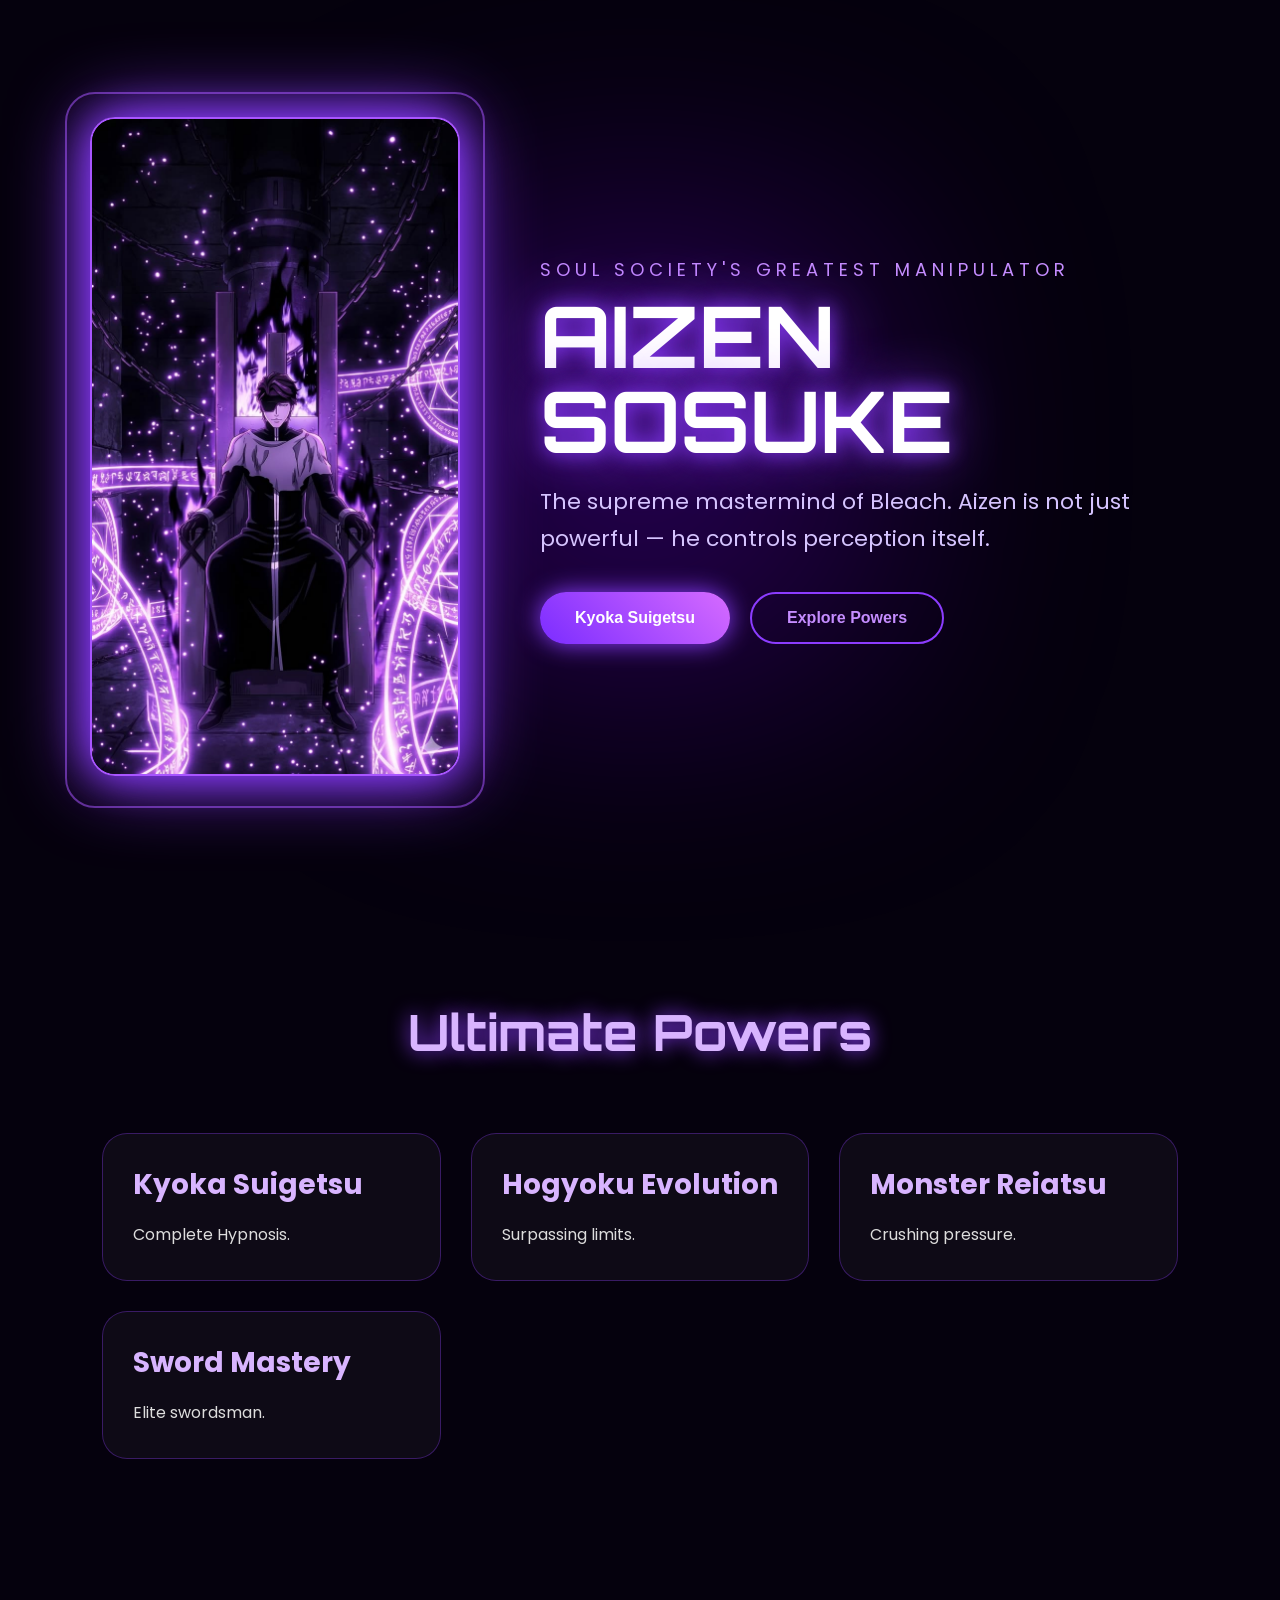
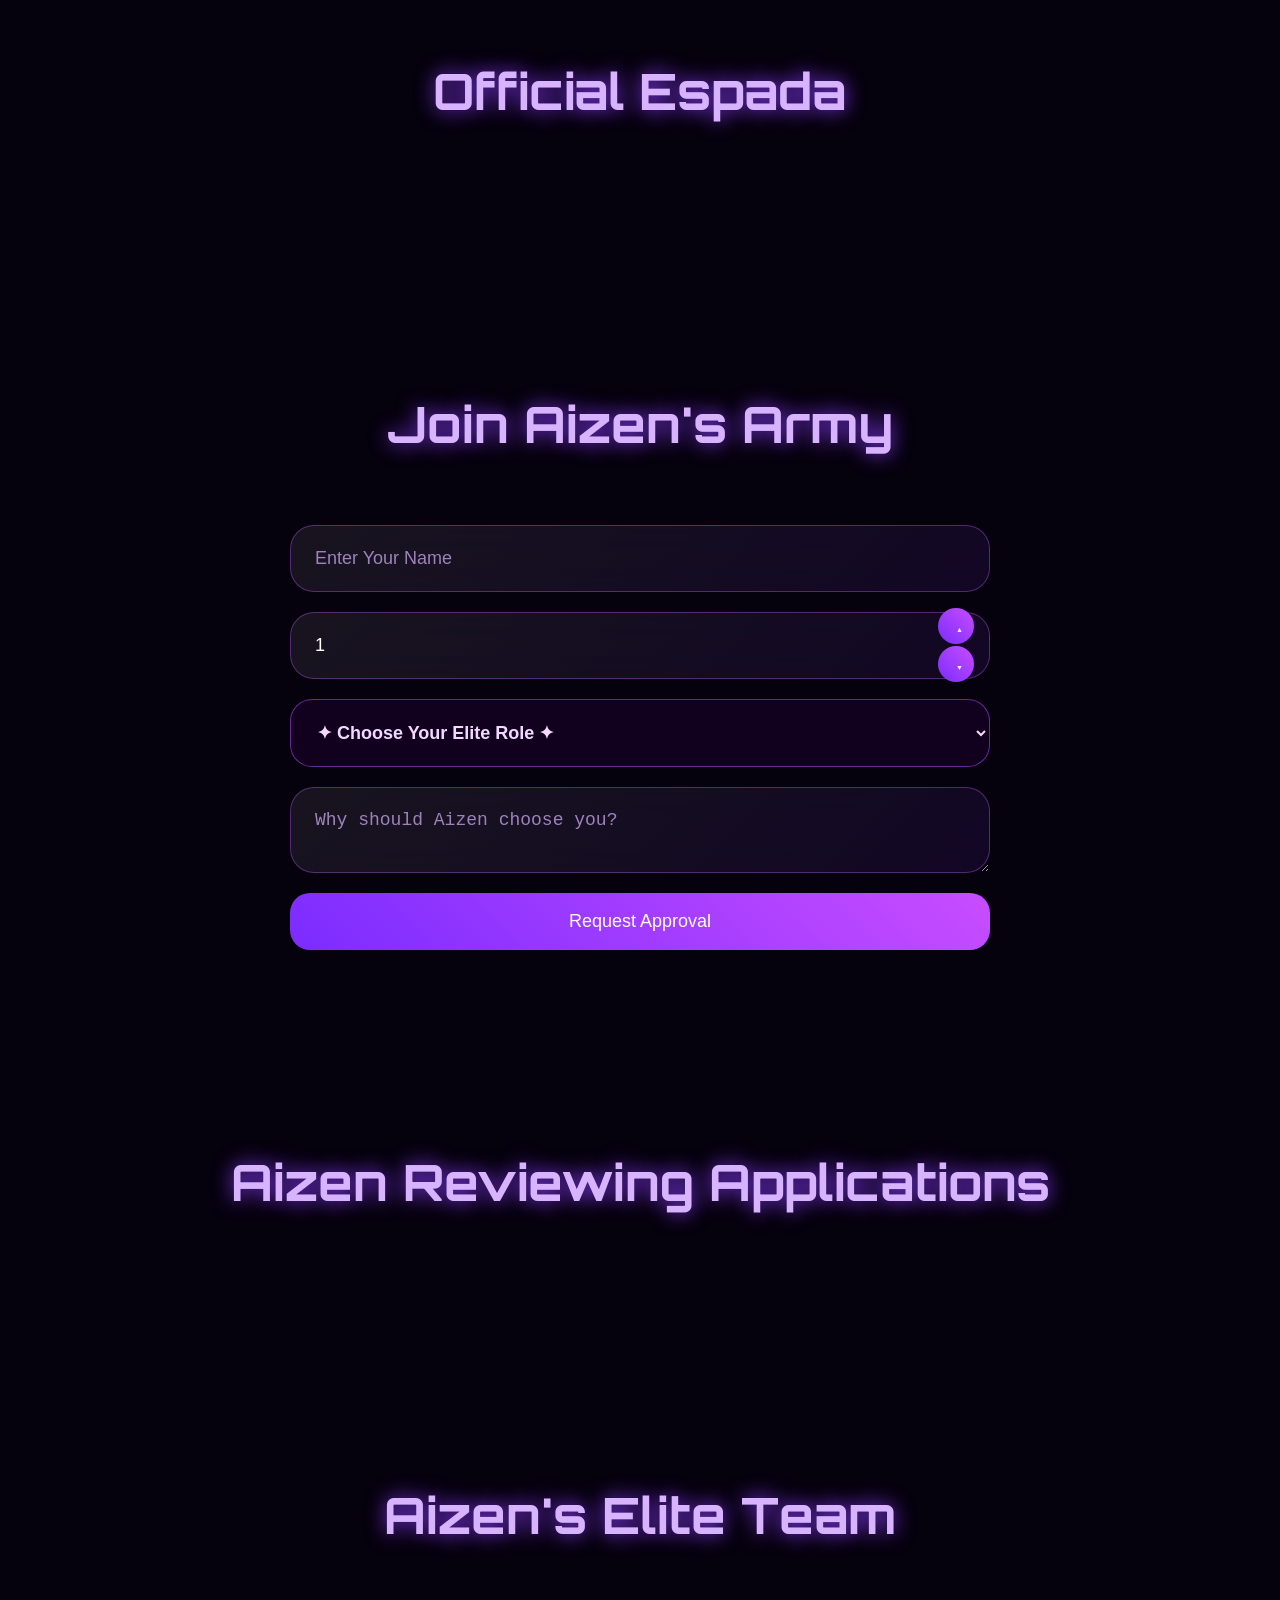
<file: samplefile.html>
<!DOCTYPE html>
<html lang="en">
<head>
  <meta charset="UTF-8" />
  <meta name="viewport" content="width=device-width, initial-scale=1.0"/>
  <title>Aizen Sosuke | Supreme Illusion</title>
  <link href="https://fonts.googleapis.com/css2?family=Orbitron:wght@400;600;800&family=Poppins:wght@300;400;500;700&display=swap" rel="stylesheet">
  <style>
    /* CSS same as your original code */
    *{ margin:0; padding:0; box-sizing:border-box; scroll-behavior:smooth; }
    body{ background:#05010d; color:white; overflow-x:hidden; font-family:'Poppins',sans-serif; }
    ::placeholder{ color:#d8b4ff; opacity:0.7; }
    ::-webkit-scrollbar{ width:10px; }
    ::-webkit-scrollbar-thumb{ background:#8c3cff; border-radius:10px; }
    .bg-particles{ position:fixed; width:100%; height:100%; z-index:-3; overflow:hidden; }
    .particle{ position:absolute; width:4px; height:4px; border-radius:50%; background:#c58cff; box-shadow:0 0 15px #c58cff; animation:float 10s linear infinite; }
    @keyframes float{ 0%{ transform:translateY(100vh) scale(0); opacity:0; } 30%{ opacity:1; } 100%{ transform:translateY(-120vh) scale(1.5); opacity:0; } }
    .hero{ min-height:100vh; display:flex; justify-content:center; align-items:center; padding:50px; position:relative; }
    .hero::before{ content:''; position:absolute; width:600px; height:600px; background:radial-gradient(circle,#7a00ff55,#00000000); filter:blur(100px); z-index:-1; }
    .hero-container{ display:flex; align-items:center; justify-content:center; gap:80px; flex-wrap:wrap; }
    .image-box{ position:relative; animation:floatImage 5s ease-in-out infinite; }
    @keyframes floatImage{ 0%,100%{ transform:translateY(0px); } 50%{ transform:translateY(-15px); } }
    .image-box img{ width:370px; border-radius:25px; border:2px solid #a855ff; box-shadow: 0 0 40px #8c3cff, 0 0 80px #8c3cff; }
    .magic-ring{ position:absolute; inset:-25px; border:2px solid #a855ff88; border-radius:30px; animation:rotate 10s linear infinite; }
    @keyframes rotate{ from{ transform:rotate(0deg); } to{ transform:rotate(360deg); } }
    .content{ max-width:650px; }
    .tag{ color:#c58cff; font-size:18px; letter-spacing:5px; margin-bottom:10px; text-transform:uppercase; }
    .title{ font-size:85px; line-height:1; font-family:'Orbitron',sans-serif; text-shadow: 0 0 20px #8c3cff, 0 0 60px #8c3cff; }
    .subtitle{ margin-top:20px; font-size:22px; color:#d6c4ff; line-height:1.7; }
    .btn-group{ margin-top:35px; display:flex; gap:20px; flex-wrap:wrap; }
    .btn{ padding:15px 35px; border:none; border-radius:50px; font-size:16px; cursor:pointer; transition:.4s; position:relative; overflow:hidden; font-weight:600; }
    .btn-primary{ background:linear-gradient(45deg,#7b2cff,#d66bff); color:white; box-shadow:0 0 25px #8c3cff; }
    .btn-primary:hover{ transform:translateY(-5px) scale(1.05); box-shadow:0 0 50px #a855ff; }
    .btn-secondary{ background:transparent; color:#c58cff; border:2px solid #8c3cff; }
    .btn-secondary:hover{ background:#8c3cff; color:white; transform:translateY(-5px); }
    .section{ padding:100px 8%; position:relative; }
    .section-title{ text-align:center; font-size:50px; margin-bottom:70px; font-family:'Orbitron',sans-serif; color:#d8b4ff; text-shadow:0 0 20px #8c3cff; }
    .cards{ display:grid; grid-template-columns:repeat(auto-fit,minmax(420px,1fr)); gap:35px; }
    .card{ background:rgba(255,255,255,0.05); backdrop-filter:blur(15px); border:1px solid rgba(255,255,255,0.1); border-radius:25px; padding:35px; transition:.4s; position:relative; overflow:hidden; }
    .card:hover{ transform:translateY(-10px) scale(1.03); box-shadow:0 0 35px #8c3cff66; border-color:#a855ff; }
    .card h2{ margin-bottom:20px; color:#d8b4ff; font-size:28px; }
    .card p{ color:#d4d4d4; line-height:1.8; }
    .powers{ display:grid; grid-template-columns:repeat(auto-fit,minmax(300px,1fr)); gap:30px; }
    .power-box{ padding:30px; border-radius:25px; background:rgba(255,255,255,0.04); border:1px solid #8c3cff55; position:relative; overflow:hidden; transition:.5s; }
    .power-box:hover{ transform:translateY(-8px); box-shadow:0 0 30px #8c3cff77; }
    .power-box h3{ color:#d8b4ff; margin-bottom:15px; font-size:28px; }
    .power-box p{ color:#ddd; line-height:1.8; }
    .quote{ margin-top:100px; text-align:center; padding:80px 20px; background:linear-gradient(135deg,#130021,#22003a); border-top:1px solid #8c3cff55; border-bottom:1px solid #8c3cff55; }
    .quote h1{ font-size:40px; line-height:1.7; color:#e9d5ff; font-family:'Orbitron',sans-serif; text-shadow:0 0 20px #8c3cff; }
    footer{ padding:40px; text-align:center; color:#aaa; font-size:15px; }
    
    /* Recruitment UI */
    .recruit-box{ display:flex; justify-content:center; }
    #joinForm{ width:100%; max-width:700px; display:flex; flex-direction:column; gap:20px; }
    #joinForm input, #joinForm textarea{ width:100%; padding:22px 24px; border-radius:24px; border:1px solid rgba(200,100,255,0.35); background:linear-gradient(135deg, rgba(255,255,255,0.08), rgba(140,60,255,0.10)); color:#ffffff; font-size:18px; outline:none; backdrop-filter:blur(18px); }
    #joinForm button{ padding:18px; border:none; border-radius:20px; background:linear-gradient(45deg,#7b2cff,#c84dff); color:white; font-size:18px; cursor:pointer; }
    .application-card{ background:rgba(255,255,255,0.05); border:1px solid #8c3cff55; border-radius:25px; padding:30px; backdrop-filter:blur(15px); }
    .approve-btn{ margin-top:20px; padding:12px 25px; border:none; border-radius:15px; background:#8c3cff; color:white; cursor:pointer; font-weight:bold; }
    .reject-btn{ margin-top:20px; padding:12px 25px; border:none; border-radius:15px; background:linear-gradient(45deg,#ff2e63,#ff004c); color:white; cursor:pointer; font-weight:bold; }
    .ultra-select{ width:100%; padding:22px; border-radius:22px; border:1px solid #b14dff88; background:#12001f; color:#f3d9ff; font-size:18px; font-weight:600; outline:none; }
    .power-wrapper{ position:relative; width:100%; }
    .power-arrows{ position:absolute; top:50%; right:16px; transform:translateY(-50%); display:flex; flex-direction:column; gap:2px; }
    .arrow{ width:20px !important; height:18px !important; border:none; border-radius:5px; background:rgba(168,85,255,0.12); color:#d8b4ff; cursor:pointer; font-size:7px !important; }
    #espadaTeam .card{ background:linear-gradient(135deg, rgba(255,255,255,0.05), rgba(140,60,255,0.08)); border:1px solid rgba(168,85,255,0.35); border-radius:28px; }
    .espada-img{ width:100%; height:840px; object-fit:cover; display:block; border-bottom:2px solid rgba(168,85,255,0.35); }
    @media(max-width:1000px){ .espada-img{ height:250px; } }
  </style>
</head>

<body>
  <div class="bg-particles"></div>
  <section class="hero">
    <div class="hero-container">
      <div class="image-box">
        <div class="magic-ring"></div>
        <img src="AIZEN SOSUKE.jfif" alt="Aizen">
      </div>
      <div class="content">
        <div class="tag">Soul Society's Greatest Manipulator</div>
        <h1 class="title">AIZEN<br>SOSUKE</h1>
        <p class="subtitle">The supreme mastermind of Bleach. Aizen is not just powerful — he controls perception itself.</p>
        <div class="btn-group">
          <button class="btn btn-primary" onclick="showMessage()">Kyoka Suigetsu</button>
          <button class="btn btn-secondary" onclick="scrollToInfo()">Explore Powers</button>
        </div>
      </div>
    </div>
  </section>

  <section class="section" id="powers">
    <h1 class="section-title">Ultimate Powers</h1>
    <div class="powers">
      <div class="power-box"><h3>Kyoka Suigetsu</h3><p>Complete Hypnosis.</p></div>
      <div class="power-box"><h3>Hogyoku Evolution</h3><p>Surpassing limits.</p></div>
      <div class="power-box"><h3>Monster Reiatsu</h3><p>Crushing pressure.</p></div>
      <div class="power-box"><h3>Sword Mastery</h3><p>Elite swordsman.</p></div>
    </div>
  </section>

  <section class="section"><h1 class="section-title">Official Espada</h1><div id="espadaTeam" class="cards"></div></section>

  <section class="section" id="recruitment">
    <h1 class="section-title">Join Aizen's Army</h1>
    <div class="recruit-box">
      <form id="joinForm">
        <input type="text" id="name" placeholder="Enter Your Name" required>
        <div class="power-wrapper">
          <input type="number" id="power" min="1" max="100" value="1" required>
          <div class="power-arrows">
            <button type="button" class="arrow up">▲</button>
            <button type="button" class="arrow down">▼</button>
          </div>
        </div>
        <select id="role" class="ultra-select" required>
          <option value="">✦ Choose Your Elite Role ✦</option>
          <option>⚔️ Espada — Supreme Destruction Unit</option>
          <option>🧠 Strategist — Mastermind Division</option>
        </select>
        <textarea id="reason" placeholder="Why should Aizen choose you?" required></textarea>
        <button type="submit">Request Approval</button>
      </form>
    </div>
  </section>

  <section class="section">
    <h1 class="section-title">Aizen Reviewing Applications</h1>
    <div id="applications" class="cards"></div>
  </section>

  <section class="section">
    <h1 class="section-title">Aizen's Elite Team</h1>
    <div id="approvedTeam" class="cards"></div>
  </section>

  <script>
    const form = document.getElementById("joinForm");
    const applications = document.getElementById("applications");
    const approvedTeam = document.getElementById("approvedTeam");

    // Load saved members
    function loadTeam() {
      const saved = JSON.parse(localStorage.getItem("aizenTeam")) || [];
      approvedTeam.innerHTML = "";
      saved.forEach((member, index) => {
        const teamCard = document.createElement("div");
        teamCard.classList.add("card");
        teamCard.innerHTML = `
          <h2>${member.name}</h2>
          <p>Role: ${member.role}</p>
          <p>Power Level: ${member.power}</p>
          <button class="reject-btn remove-member" data-index="${index}">Remove Member</button>
        `;
        approvedTeam.appendChild(teamCard);
      });
    }

    // REMOVE BUTTON DELEGATION
    approvedTeam.addEventListener("click", function(e) {
      if (e.target.classList.contains("remove-member")) {
        const index = e.target.getAttribute("data-index");
        let saved = JSON.parse(localStorage.getItem("aizenTeam")) || [];
        saved.splice(index, 1);
        localStorage.setItem("aizenTeam", JSON.stringify(saved));
        loadTeam();
      }
    });

    form.addEventListener("submit", function(e) {
      e.preventDefault();
      const name = document.getElementById("name").value.trim();
      const power = document.getElementById("power").value;
      const role = document.getElementById("role").value;
      const reason = document.getElementById("reason").value.trim();

      const card = document.createElement("div");
      card.classList.add("application-card");
      card.innerHTML = `
        <h2>${name}</h2>
        <p><strong>Power:</strong> ${power}</p>
        <p><strong>Role:</strong> ${role}</p>
        <div class="button-group">
          <button class="approve-btn">Approve</button>
          <button class="reject-btn">Reject</button>
        </div>
      `;
      applications.appendChild(card);

      card.querySelector(".approve-btn").addEventListener("click", function() {
        let teamData = JSON.parse(localStorage.getItem("aizenTeam")) || [];
        teamData.push({ name, role, power });
        localStorage.setItem("aizenTeam", JSON.stringify(teamData));
        loadTeam();
        card.remove();
      });

      card.querySelector(".reject-btn").addEventListener("click", () => card.remove());
      form.reset();
    });

    loadTeam();
    // ... (rest of your existing particle and arrow logic)
  </script>
</body>
</html>
</file>
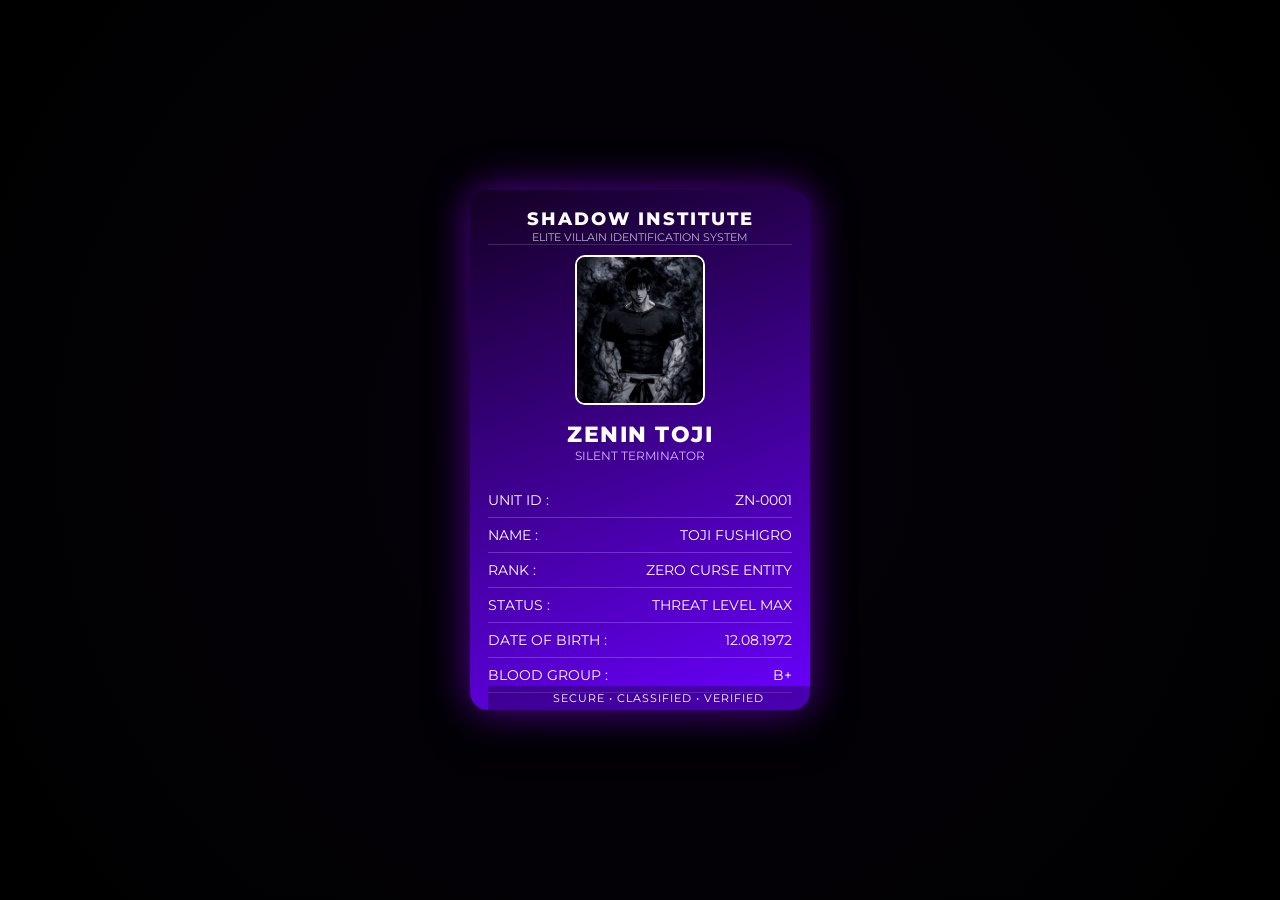
<file: Toji.html>
<!DOCTYPE html>
<html lang="en">
<head>
<meta charset="UTF-8">
<meta name="viewport" content="width=device-width, initial-scale=1.0">
<title>Ultra Premium Villain ID</title>

<link href="https://fonts.googleapis.com/css2?family=Montserrat:wght@400;600;800&display=swap" rel="stylesheet">

<style>
*{margin:0;padding:0;box-sizing:border-box}
body{
 height:100vh;display:flex;justify-content:center;align-items:center;
 background:radial-gradient(circle,#05010a,#000);
 font-family:'Montserrat',sans-serif;
}

.wrapper{perspective:1500px}

.card{
 width:340px;height:520px;border-radius:18px;
 position:relative;
 transform-style:preserve-3d;
 transition:0.6s ease;
  box-shadow: 0 20px 40px rgba(0,0,0,0.6);
}

.wrapper:hover .card{transform:rotateY(180deg)}

.face{
 position:absolute;width:100%;height:100%;
 border-radius:18px;overflow:hidden;
 backface-visibility:hidden;
 background:linear-gradient(160deg,#140024,#6a00ff);
 box-shadow:0 0 40px rgba(140,0,255,0.6);
 color:#fff;
}

/* FRONT */
.front{padding:18px}

.header{
 text-align:center;
 margin-bottom:10px;
  border-bottom: 1px solid rgba(255,255,255,0.15);
}
.header h2{
 font-size:18px;
 letter-spacing:2px;
 font-weight:800;
}
.header p{font-size:11px;opacity:.7}

.profile{text-align:center;margin-top:10px}
.profile img{
 
  width:130px;
  height:150px;
  object-fit:cover;
  border-radius:10px;
  border:2px solid #fff;
  image-rendering: crisp-edges;
  filter: contrast(115%) brightness(110%) saturate(105%);
}


.name{
 margin-top:12px;
 font-size:22px;
 font-weight:800;
 letter-spacing:1.5px;
}
.role{
 font-size:12px;
 color:#d8b4fe;
}

.details{margin-top:20px}
.row{
 display:flex;justify-content:space-between;
 padding:8px 0;
 border-bottom:1px solid rgba(255,255,255,0.2);
 font-size:14px;
}

.footer{
 position:absolute;bottom:0;width:100%;
 text-align:center;padding:5px;
 background:rgba(0,0,0,0.3);
 font-size:11px;
 letter-spacing:1px;
}

/* BACK */
.back{
 transform:rotateY(180deg);
 display:flex;flex-direction:column;justify-content:center;align-items:center;
 padding:20px;text-align:center;
 font-size: 12px;
  line-height: 1.8;
  opacity: 0.85;
  
}

.back h3{font-size:16px;margin-bottom:10px}
.back p{font-size:12px;line-height:1.6;margin-bottom:15px}

.barcode{
 width:200px;height:60px;
 background:repeating-linear-gradient(90deg,#fff,#fff 2px,#000 2px,#000 4px);
 margin-bottom:15px;
}

.qr{
 width:90px;height:90px;
 background:url('https://api.qrserver.com/v1/create-qr-code/?size=120x120&data=TOJI FUSHIGRO') center/cover;
}

/* subtle glow animation */
@keyframes glow{
 0%,100%{box-shadow:0 0 25px #a855f7}
 50%{box-shadow:0 0 45px #c084fc}
}

</style>
</head>
<body>

<div class="wrapper">
<div class="card">

<div class="face front">

<div class="header">
<h2>SHADOW INSTITUTE</h2>
<p>ELITE VILLAIN IDENTIFICATION SYSTEM</p>
</div>

<div class="profile">
<img src="TOJI.png">
<div class="name">ZENIN TOJI</div>
<div class="role">SILENT TERMINATOR</div>
</div>

<div class="details">
<div class="row"><span>UNIT ID :</span><span>ZN-0001</span></div>
<div class="row"><span>NAME :</span><span>TOJI FUSHIGRO</span></div>
<div class="row"><span>RANK :</span><span>ZERO CURSE ENTITY</span></div>
<div class="row"><span>STATUS :</span><span>THREAT LEVEL MAX</span></div>
<div class="row"><span>DATE OF BIRTH :</span><span>12.08.1972</span></div>
 <div class="row"><span>BLOOD GROUP :</span><span>B+</span></div>
</div>

<div class="footer">SECURE • CLASSIFIED • VERIFIED</div>

</div>

<div class="face back">

<h3>OFFICIAL NOTICE</h3>
<p>
THIS IDENTITY CARD IS ISSUED UNDER SHADOW AUTHORITY.
UNAUTHORIZED DUPLICATION OR MISUSE WILL RESULT IN TERMINATION.
</p>

<div class="barcode"></div>
<div class="qr"></div>

</div>

</div>
</div>

</body>
</html>
</file>
